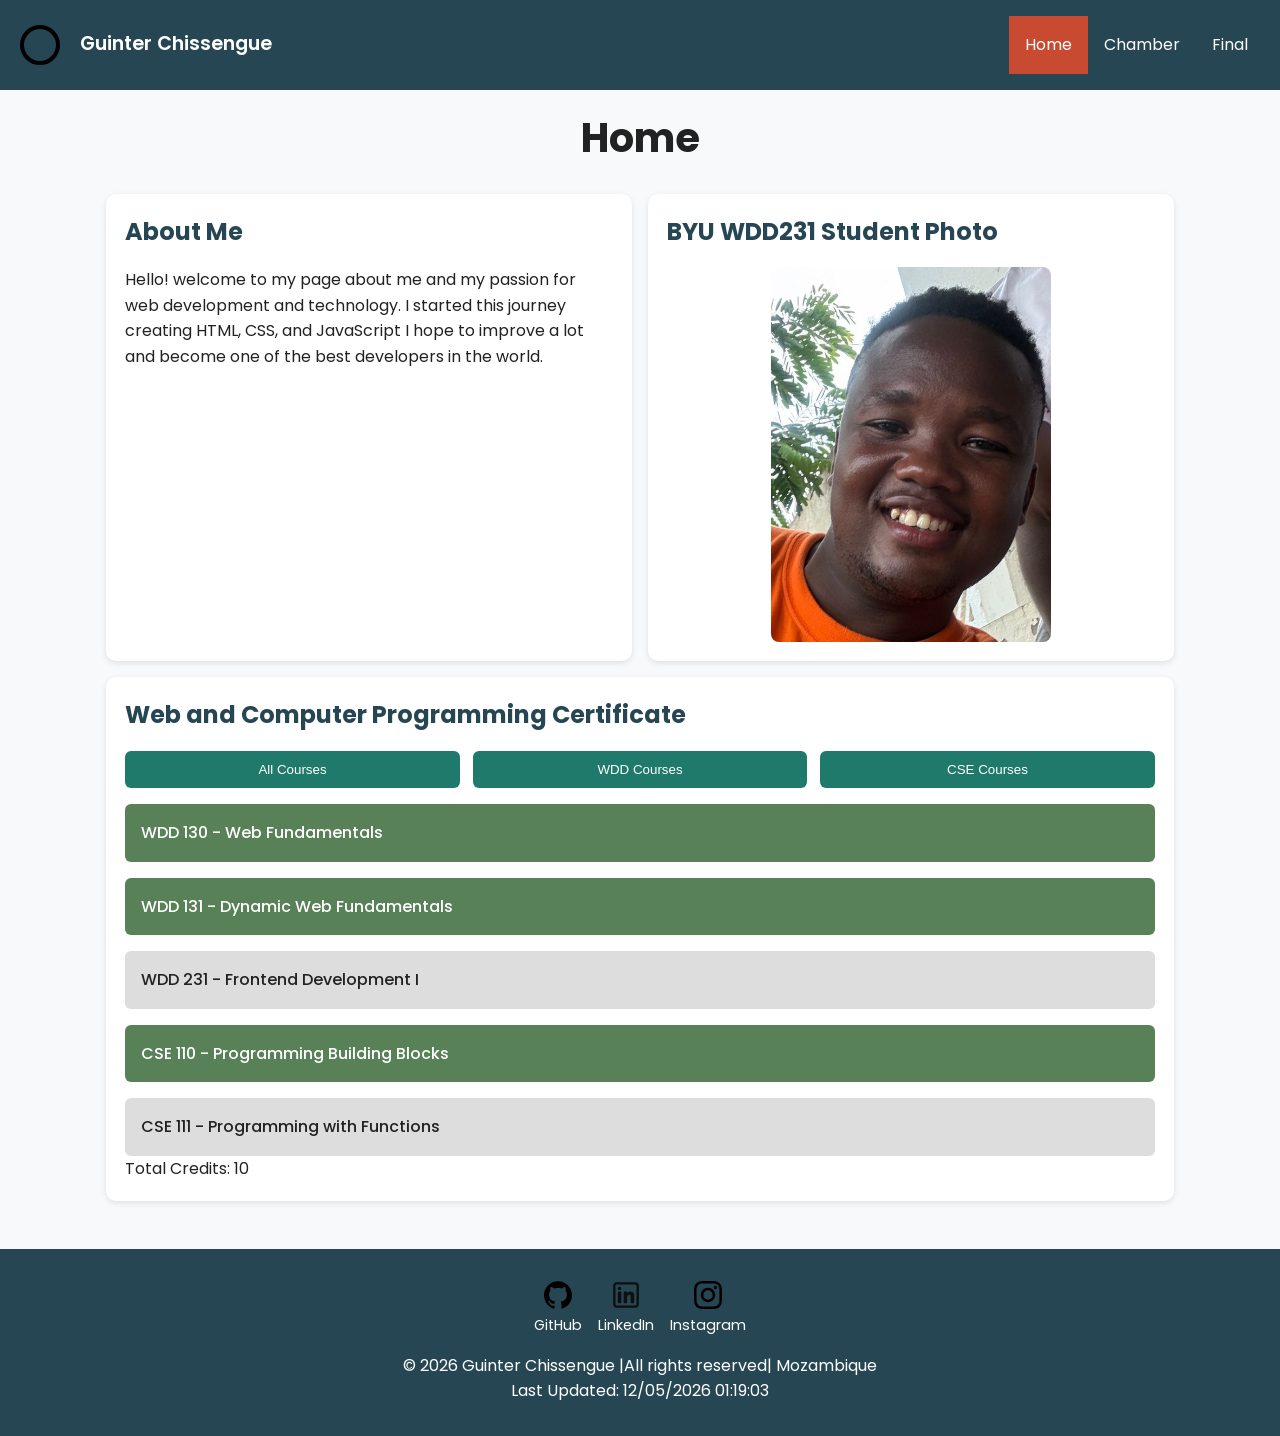
<file: index.html>
<!DOCTYPE html>
<html lang="en">

<head>
    <!-- Basic Page Setup -->
    <meta charset="UTF-8">
    <meta name="viewport" content="width=device-width, initial-scale=1.0">

    <title> WDD231 Homepage</title>

    <meta name="description" content="My first homepage for WDD231 Frontend Development I">
    <meta name="author" content="Guinter Chissengue">

    <!-- Google Font -->
    <link rel="preconnect" href="https://fonts.googleapis.com">
    <link rel="preconnect" href="https://fonts.gstatic.com" crossorigin>

    <link href="https://fonts.googleapis.com/css2?family=Poppins:wght@300;400;500;600&display=swap"
        rel="stylesheet">

    <!-- CSS Files -->
    <link rel="stylesheet" href="styles/normalize.css">
    <link rel="stylesheet" href="styles/small.css">
    <link rel="stylesheet" href="styles/larger.css">

    <!-- JavaScript -->
    <script src="scripts/navigation.js" defer></script>
    <script src="scripts/date.js" defer></script>
    <script src="scripts/course.js" defer></script>
</head>

<body>

    <!-- HEADER -->
    <header>

        <div class="site-info">

            <!-- SVG replace -->
            <img src="images/logo.svg" alt="Website Logo" width="48" height="48">

            <span>Guinter Chissengue</span>

        </div>

        <!-- Mobile Menu Button -->
        <button id="menuBtn" aria-label="Navigation Menu" aria-expanded="false">
            ☰
        </button>

        <!-- Navigation -->
        <nav id="mainNav" aria-label="Primary Navigation">

            <ul>

                <li>
                    <a href="index.html" class="current-page" aria-current="page">
                        Home
                    </a>
                </li>

                <li>
                    <a href="#">
                        Chamber
                    </a>
                </li>

                <li>
                    <a href="#">
                        Final
                    </a>
                </li>

            </ul>

        </nav>

    </header>

    <!-- MAIN -->
    <main>

        <h1>Home</h1>

        <div class="content-grid">

            <!-- About Section -->
            <section class="box">

                <h2>About Me</h2>

                <p>
                    Hello!  welcome to my page about me and my passion for web
                     development and technology.
                    I started this journey creating HTML, CSS, and JavaScript 
                    I hope to improve a lot and become one of the best developers in the world.
                </p>

            </section>

            <!-- Image Section -->
            <section class="box">

                <h2>BYU WDD231 Student Photo</h2>


                <img src="images/profile.jpg"
                    alt="Student Photo"
                    class="student-photo"
                    loading="lazy">

            </section>

            <!-- Courses Section -->
            <section class="box certificate-section">

                <h2>Web and Computer Programming Certificate</h2>

                <!-- Filter Buttons -->
                <div class="buttons-area">

                    <button id="showAll">
                        All Courses
                    </button>

                    <button id="showWdd">
                        WDD Courses
                    </button>

                    <button id="showCse">
                        CSE Courses
                    </button>

                </div>

                <!-- Dynamic Courses -->
                <div id="courseList"></div>

                <!-- Credits -->
                <p id="creditInfo"></p>

            </section>

        </div>

    </main>

    <!-- FOOTER -->
    <footer>

        <!-- Social Links -->
       <div class="footer-links">

    <a href="https://github.com/guinterchissengue" target="_blank" class="social-link">
        <img src="images/github.svg" alt="GitHub icon">
        <span>GitHub</span>
    </a>

    <a href="https://linkedin.com/guinterchissengue" target="_blank" class="social-link">
        <img src="images/linkedin.svg" alt="LinkedIn icon">
        <span>LinkedIn</span>
    </a>

    <a href="https://instagram.com/guinter65" target="_blank" class="social-link">
        <img src="images/instagram.svg" alt="Instagram icon">
        <span>Instagram</span>
    </a>

</div>

        <!-- Dynamic Year -->
        <p>
            © <span id="year"></span> Guinter Chissengue |All rights reserved| Mozambique
        </p>

        <!-- Last Modified -->
        <p id="modified"></p>

    </footer>

</body>

</html>
</file>
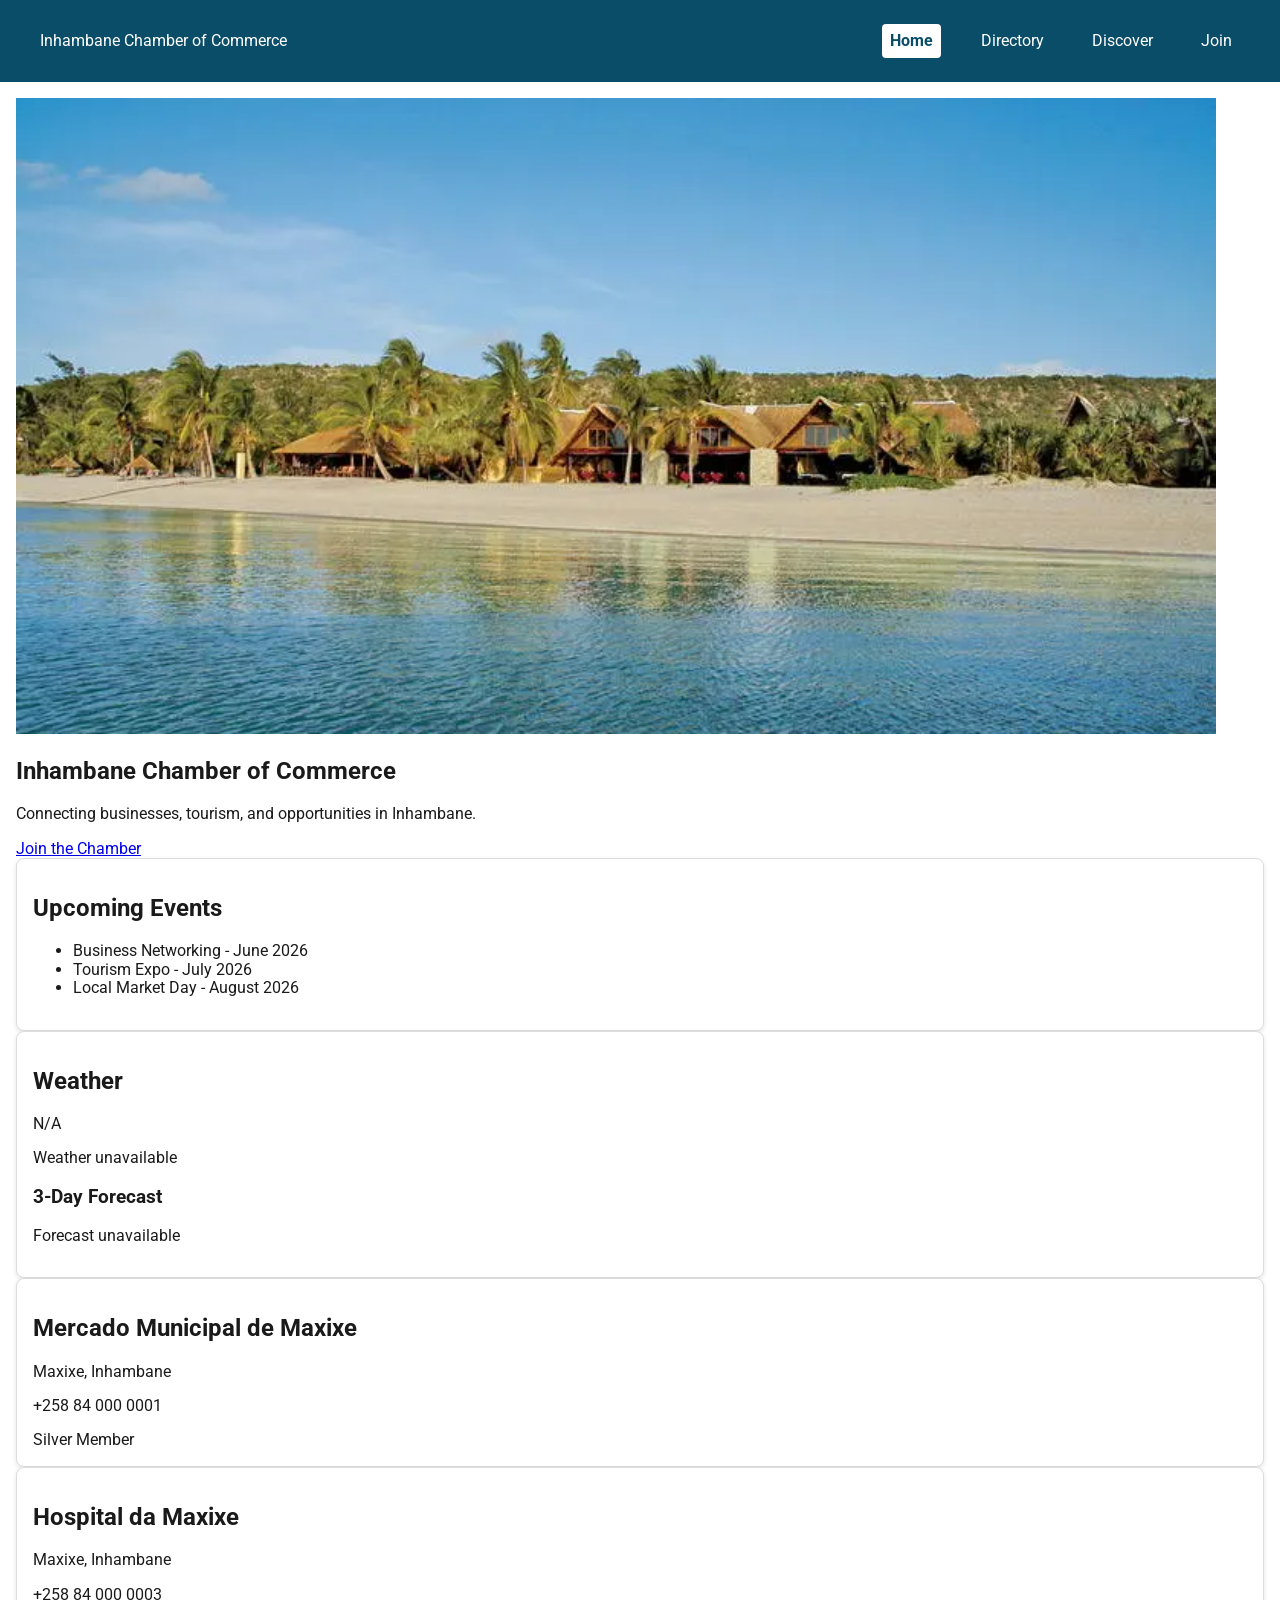
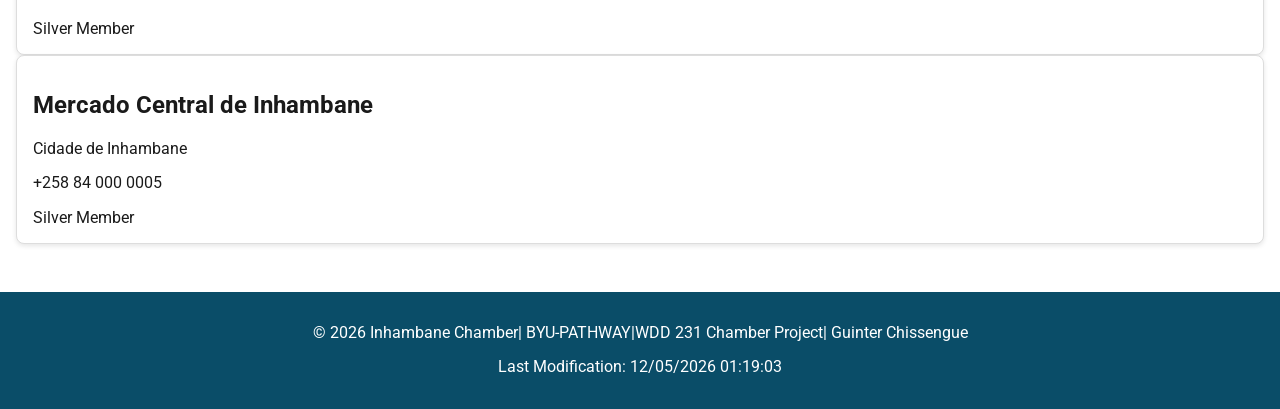
<file: chamber/index.html>
<!DOCTYPE html>
<html lang="en">
<head>
    <meta charset="UTF-8">

    <meta name="viewport" content="width=device-width, initial-scale=1.0">

    <title>Home | Inhambane Chamber of Commerce</title>

    <!-- SEO metadata -->
    <meta name="description" content="Welcome to Inhambane Chamber of Commerce - supporting local businesses and tourism in Mozambique.">
    <meta name="author" content="Guinter Chissengue">

    <!-- Open Graph metadata for social media sharing -->
    <meta property="og:title" content="Inhambane Chamber of Commerce – Business & Tourism Hub">
    <meta property="og:description" content="Discover business opportunities, connect with local companies, and explore tourism in Inhambane, Mozambique.">
    <meta property="og:image" content="https://guinterchissengue.github.io/wdd231/chamber/images/preview.webp">
    <meta property="og:url" content="https://guinterchissengue.github.io/wdd231/chamber/">

    <!--  Favicon -->
    <link rel="icon" href="images/favicon.ico" type="image/x-icon">

    <!-- Google Fonts -->
    <link rel="preconnect" href="https://fonts.googleapis.com">
    <link rel="preconnect" href="https://fonts.gstatic.com" crossorigin>
    <link href="https://fonts.googleapis.com/css2?family=Roboto:wght@300;400;700&display=swap" rel="stylesheet">

    <!-- Stylesheets -->
    <link rel="stylesheet" href="styles/normalize.css">
    <link rel="stylesheet" href="styles/small.css">
    <link rel="stylesheet" href="styles/large.css">

    <!-- Home page JavaScript -->
    <script defer src="scripts/home.js"></script>
</head>

<body>

    <!-- Site header  -->
    <header>
        <div class="header-content">

            <!-- Chamber name -->
            <p class="site-name">Inhambane Chamber of Commerce</p>

            <button id="menuBtn" aria-label="Toggle Menu">☰</button>

            <nav id="navMenu">
                <a href="index.html" class="active">Home</a>
                <a href="directory.html">Directory</a>
                <a href="discover.html">Discover</a>
                <a href="join.html">Join</a>
            </nav>

        </div>
    </header>

    <main>

        <!-- Hero section -->
        <section class="hero">

            <img
                src="images/hero.webp"
                alt="Inhambane city view"
                loading="eager"
                width="1200"
                height="500"
            >

            <div class="hero-text">
                <h1>Inhambane Chamber of Commerce</h1>

                <p>
                    Connecting businesses, tourism, and opportunities in Inhambane.
                </p>

                <!-- Call-to-action button -->
                <a class="cta-button" href="join.html">
                    Join the Chamber
                </a>

            </div>

        </section>

        <!-- Main content grid -->
        <section class="home-grid">

            <!-- Upcoming events section -->
            <div class="card">

                <h2>Upcoming Events</h2>

                <ul>
                    <li>Business Networking - June 2026</li>
                    <li>Tourism Expo - July 2026</li>
                    <li>Local Market Day - August 2026</li>
                </ul>

            </div>

            <!-- Weather information section -->
            <div class="card">

                <h2>Weather</h2>

                <!-- Current temperature -->
                <p id="temp">Loading...</p>
                <!-- Current weather description -->
                <p id="desc"></p>
                <h3>3-Day Forecast</h3>

                <div id="forecast"></div>

            </div>
            <div
                class="spotlights"
                id="spotlights"
            ></div>

        </section>

    </main>

    <!-- Footer -->
    <footer>

        <p>
            &copy;
            <span id="year"></span>
            Inhambane Chamber| BYU-PATHWAY|WDD 231 Chamber Project| Guinter Chissengue
        </p>
        <p>
            Last Modification:
            <span id="lastModified"></span>
        </p>

    </footer>

</body>
</html>
</file>
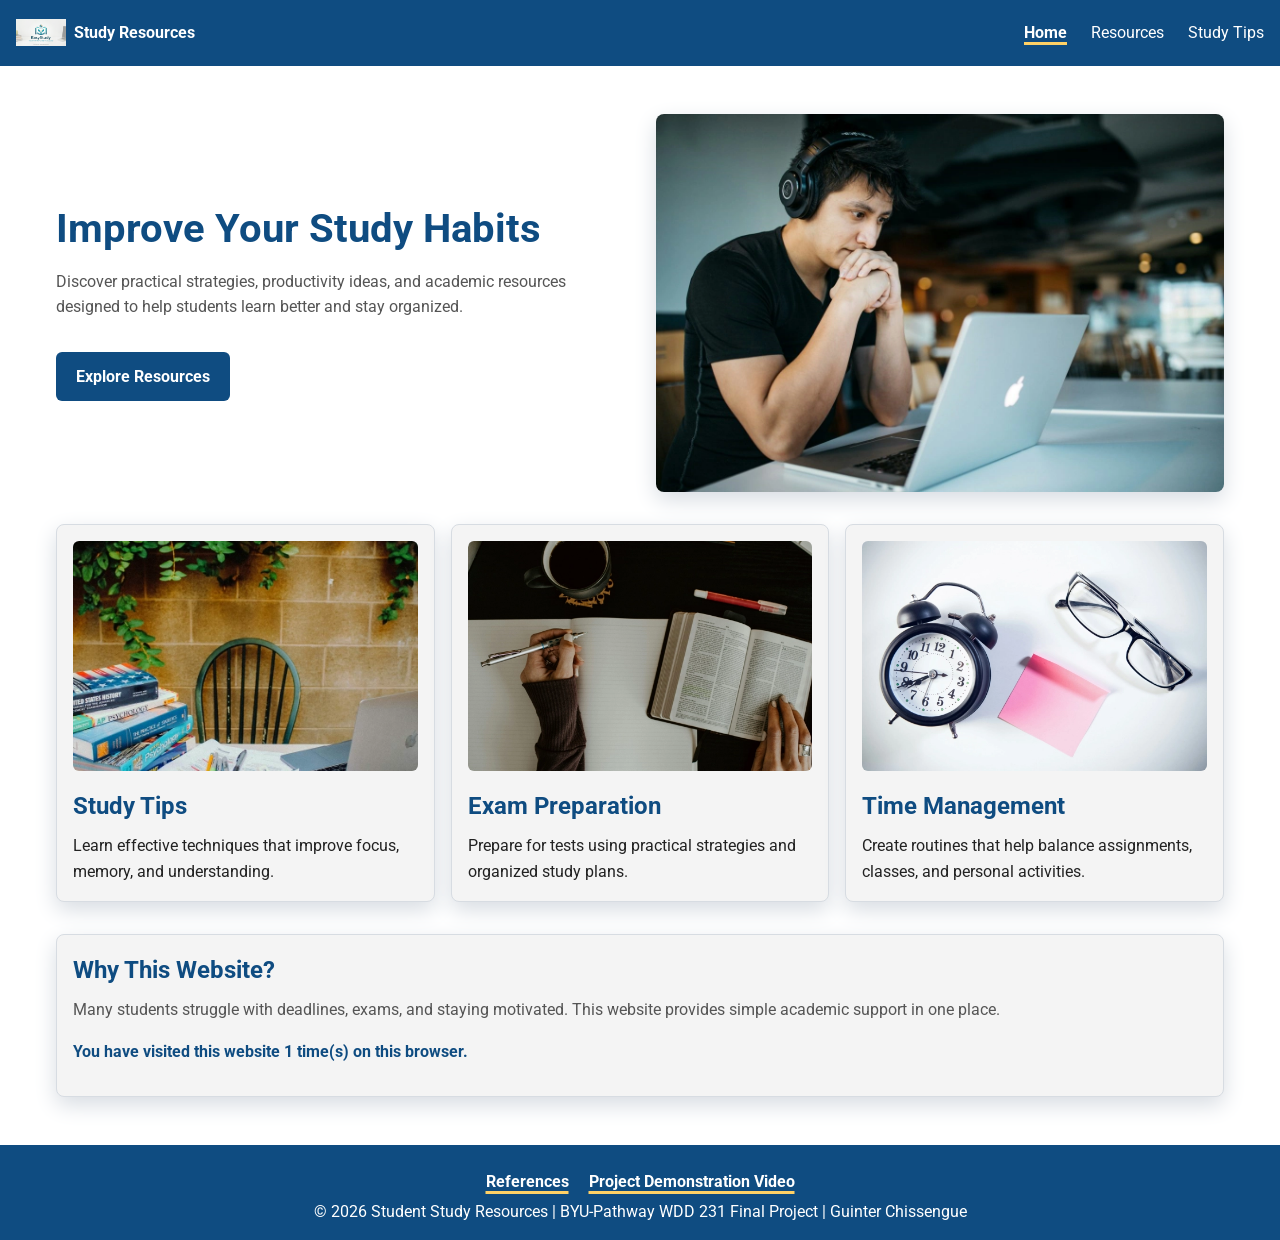
<file: project/index.html>
<!DOCTYPE html>
<html lang="en">
<head>
  <meta charset="UTF-8">
  <meta name="viewport" content="width=device-width, initial-scale=1.0">
<!-- Page metadata for SEO and social media sharing (title, description, Open Graph). -->
   <title>Student Study Resources | Home</title>
  <meta name="description" content="Student Study Resources helps students improve study habits with practical tips, resources, and organization strategies.">
  <meta name="author" content="Guinter Chissengue">

  <link rel="icon" href="images/favicon.ico">

  <meta property="og:title" content="Student Study Resources for Better Learning">
  <meta property="og:description" content="Improve your study habits with practical academic resources, study tips, and time management strategies.">
  <meta property="og:type" content="website">
  <meta property="og:image" content="https://guinterchissengue.github.io/wdd231/project/images/study.webp">
  <meta property="og:url" content="https://guinterchissengue.github.io/wdd231/project/index.html">

  <link rel="preconnect" href="https://fonts.googleapis.com">
  <link rel="preconnect" href="https://fonts.gstatic.com" crossorigin>
  <link href="https://fonts.googleapis.com/css2?family=Roboto:wght@400;700&display=swap" rel="stylesheet">

  <link rel="stylesheet" href="styles/style.css">
  <link rel="stylesheet" href="styles/style-large.css">

  <script type="module" src="scripts/main.js"></script>
</head>

<body>
<!-- Header with logo, mobile menu button, and navigation; .active link shows current page. -->  
 <header>
    <div class="logo">
      <img src="images/logo.webp" alt="Student Study Resources logo" width="50" height="50">
      <span>Study Resources</span>
    </div>

    <button id="menuButton" type="button" aria-label="Open navigation menu" aria-expanded="false">&#9776;</button>

    <nav id="mainNav">
      <a class="active" href="index.html">Home</a>
      <a href="resources.html">Resources</a>
      <a href="study-tips.html">Study Tips</a>
    </nav>
  </header>

  <main>
    <!-- Home page: hero call-to-action, three topic cards, and a visit counter stored in localStorage. -->
    <section class="hero">
      <div>
        <h1>Improve Your Study Habits</h1>
        <p>
          Discover practical strategies, productivity ideas, and academic resources designed
          to help students learn better and stay organized.
        </p>
        <a class="button" href="resources.html">Explore Resources</a>
      </div>

      <img src="images/study.webp" alt="Student studying with books and a laptop" width="1200" height="800">
    </section>

    <section class="cards" aria-label="Main study support topics">
      <article>
        <img src="images/study-tips.webp" alt="Student writing study notes" width="600" height="400" loading="lazy">
        <h2>Study Tips</h2>
        <p>Learn effective techniques that improve focus, memory, and understanding.</p>
      </article>

      <article>
        <img src="images/exam-prep.webp" alt="Student preparing for an exam with books and notes" width="600" height="400" loading="lazy">
        <h2>Exam Preparation</h2>
        <p>Prepare for tests using practical strategies and organized study plans.</p>
      </article>

      <article>
        <img src="images/time-management.webp" alt="Study planner and calendar used for time management" width="600" height="400" loading="lazy">
        <h2>Time Management</h2>
        <p>Create routines that help balance assignments, classes, and personal activities.</p>
      </article>
    </section>

    <section class="about">
      <h2>Why This Website?</h2>
      <p>
        Many students struggle with deadlines, exams, and staying motivated. This website
        provides simple academic support in one place.
      </p>
      <p id="visitMessage"></p>
    </section>
  </main>

  <!-- Consistent footer across all pages: References link, project video, and copyright. -->
  <footer>
    <div class="footer-links">
      <a href="references.html">References</a>
      <a href="https://www.loom.com/share/92b799890cb9436caf9cfda4ceadea06" target="_blank" rel="noopener">Project Demonstration Video</a>
    </div>
    <p>&copy; 2026 Student Study Resources | BYU-Pathway WDD 231 Final Project | Guinter Chissengue</p>
  </footer>
</body>
</html>
</file>
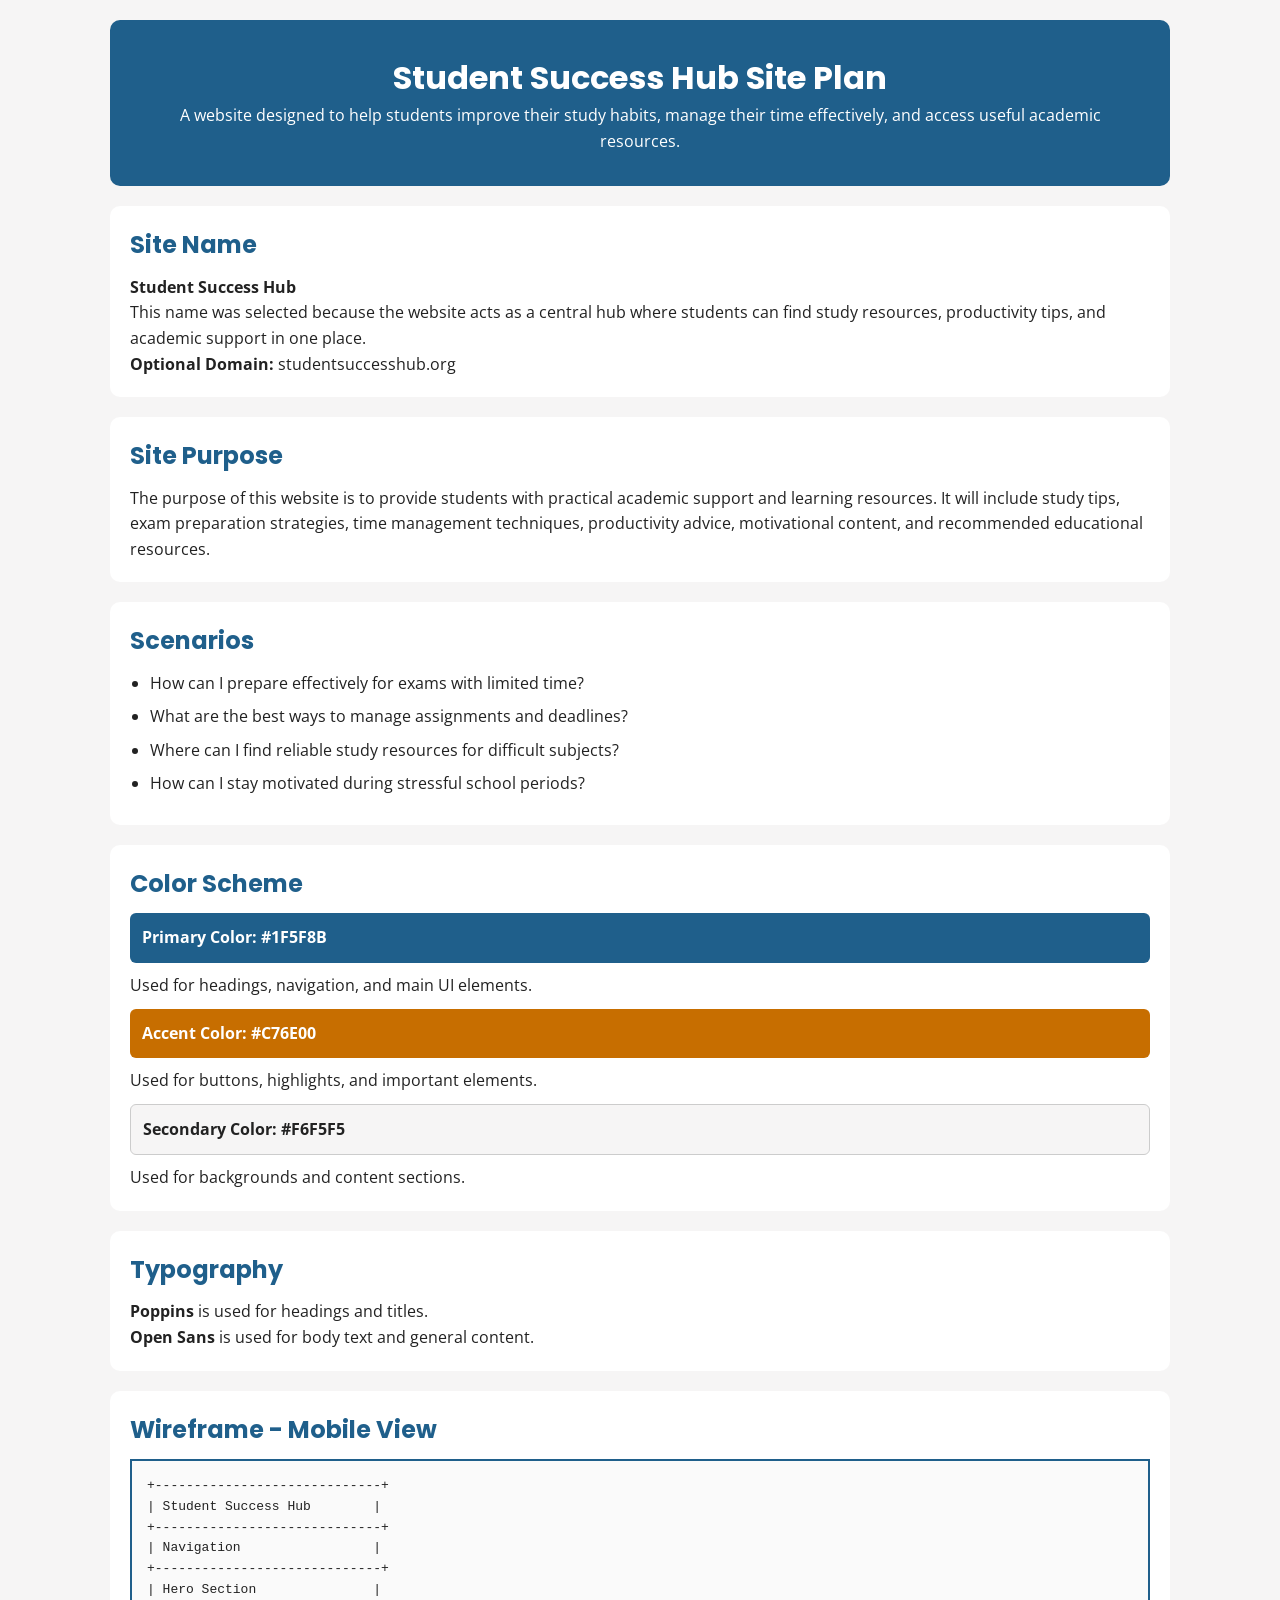
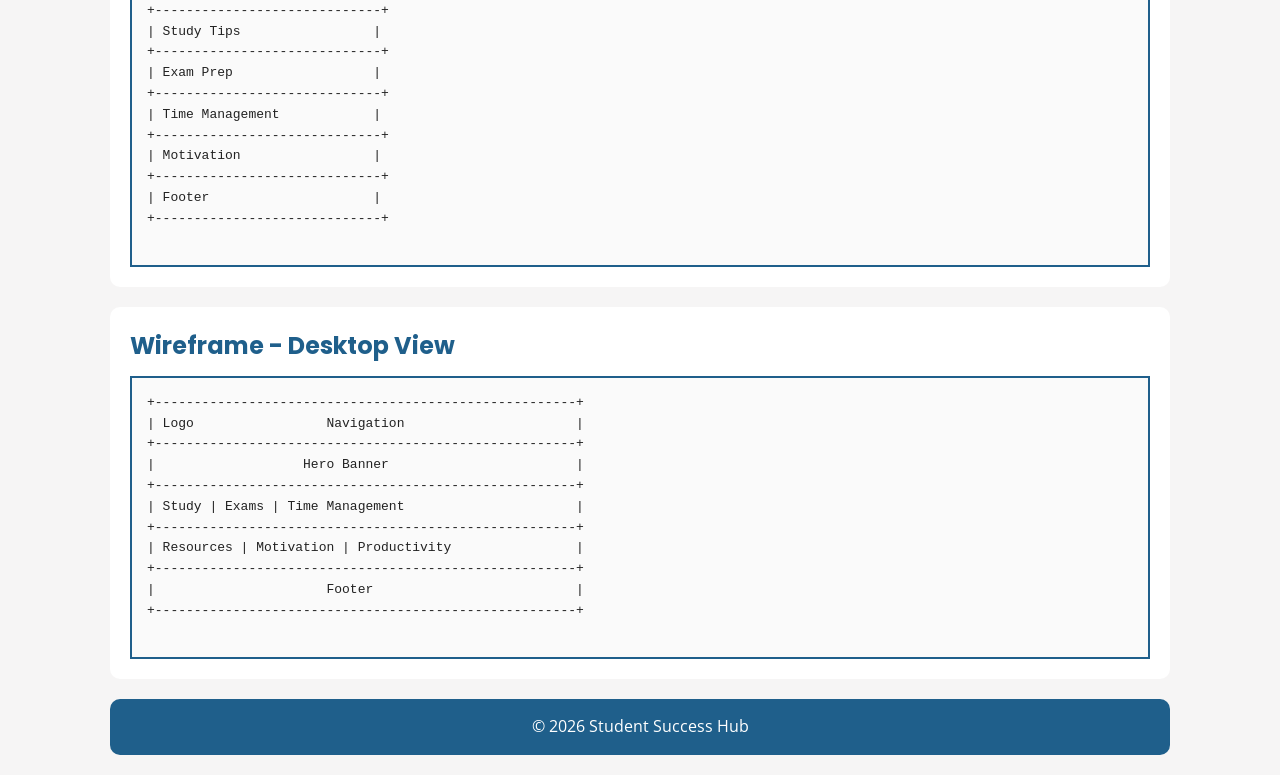
<file: site-plan.html>
<!DOCTYPE html>
<html lang="en">

<head>
    <!-- Basic page setup -->
    <meta charset="UTF-8">
    <meta name="viewport" content="width=device-width, initial-scale=1.0">

    <!-- SEO + accessibility -->
    <meta name="description" content="Site plan for the Student Success Hub project website.">
    <meta name="author" content="Guinter Chissengue">

    <title>Student Success Hub - Site Plan</title>

    <!-- CSS file -->
    <link rel="stylesheet" href="styles/site-plan.css">

    <!-- Google Fonts -->
    <link rel="preconnect" href="https://fonts.googleapis.com">
    <link rel="preconnect" href="https://fonts.gstatic.com" crossorigin>

    <link href="https://fonts.googleapis.com/css2?family=Poppins:wght@400;600;700&family=Open+Sans:wght@400;600&display=swap" rel="stylesheet">
</head>

<body>

    <!-- HEADER -->
    <header>
        <h1>Student Success Hub Site Plan</h1>

        <p>
            A website designed to help students improve their study habits,
            manage their time effectively, and access useful academic resources.
        </p>
    </header>

    <!-- MAIN CONTENT -->
    <main>

        <!-- SITE NAME -->
        <section>
            <h2>Site Name</h2>

            <p><strong>Student Success Hub</strong></p>

            <p>
                This name was selected because the website acts as a central hub
                where students can find study resources, productivity tips, and
                academic support in one place.
            </p>

            <p><strong>Optional Domain:</strong> studentsuccesshub.org</p>
        </section>

        <!-- PURPOSE -->
        <section>
            <h2>Site Purpose</h2>

            <p>
                The purpose of this website is to provide students with practical
                academic support and learning resources. It will include study tips,
                exam preparation strategies, time management techniques, productivity
                advice, motivational content, and recommended educational resources.
            </p>
        </section>

        <!-- SCENARIOS -->
        <section>
            <h2>Scenarios</h2>

            <ul>
                <li>How can I prepare effectively for exams with limited time?</li>
                <li>What are the best ways to manage assignments and deadlines?</li>
                <li>Where can I find reliable study resources for difficult subjects?</li>
                <li>How can I stay motivated during stressful school periods?</li>
            </ul>
        </section>

        <!-- COLOR SCHEME -->
        <section>
            <h2>Color Scheme</h2>

            <div class="color-box blue">
                Primary Color: #1F5F8B
            </div>

            <p>
                Used for headings, navigation, and main UI elements.
            </p>

            <div class="color-box orange">
                Accent Color: #C76E00
            </div>

            <p>
                Used for buttons, highlights, and important elements.
            </p>

            <div class="color-box light">
                Secondary Color: #F6F5F5
            </div>

            <p>
                Used for backgrounds and content sections.
            </p>
        </section>

        <!-- TYPOGRAPHY -->
        <section>
            <h2>Typography</h2>

            <p>
                <strong>Poppins</strong> is used for headings and titles.
            </p>

            <p>
                <strong>Open Sans</strong> is used for body text and general content.
            </p>
        </section>

        <!-- WIREFRAMES -->
        <section>
            <h2>Wireframe - Mobile View</h2>

            <pre class="wireframe">
+-----------------------------+
| Student Success Hub        |
+-----------------------------+
| Navigation                 |
+-----------------------------+
| Hero Section               |
+-----------------------------+
| Study Tips                 |
+-----------------------------+
| Exam Prep                  |
+-----------------------------+
| Time Management            |
+-----------------------------+
| Motivation                 |
+-----------------------------+
| Footer                     |
+-----------------------------+
            </pre>
        </section>

        <section>
            <h2>Wireframe - Desktop View</h2>

            <pre class="wireframe">
+------------------------------------------------------+
| Logo                 Navigation                      |
+------------------------------------------------------+
|                   Hero Banner                        |
+------------------------------------------------------+
| Study | Exams | Time Management                      |
+------------------------------------------------------+
| Resources | Motivation | Productivity                |
+------------------------------------------------------+
|                      Footer                          |
+------------------------------------------------------+
            </pre>
        </section>

    </main>

    <!-- FOOTER -->
    <footer>
        <p>&copy; 2026 Student Success Hub</p>
    </footer>

</body>

</html>
</file>
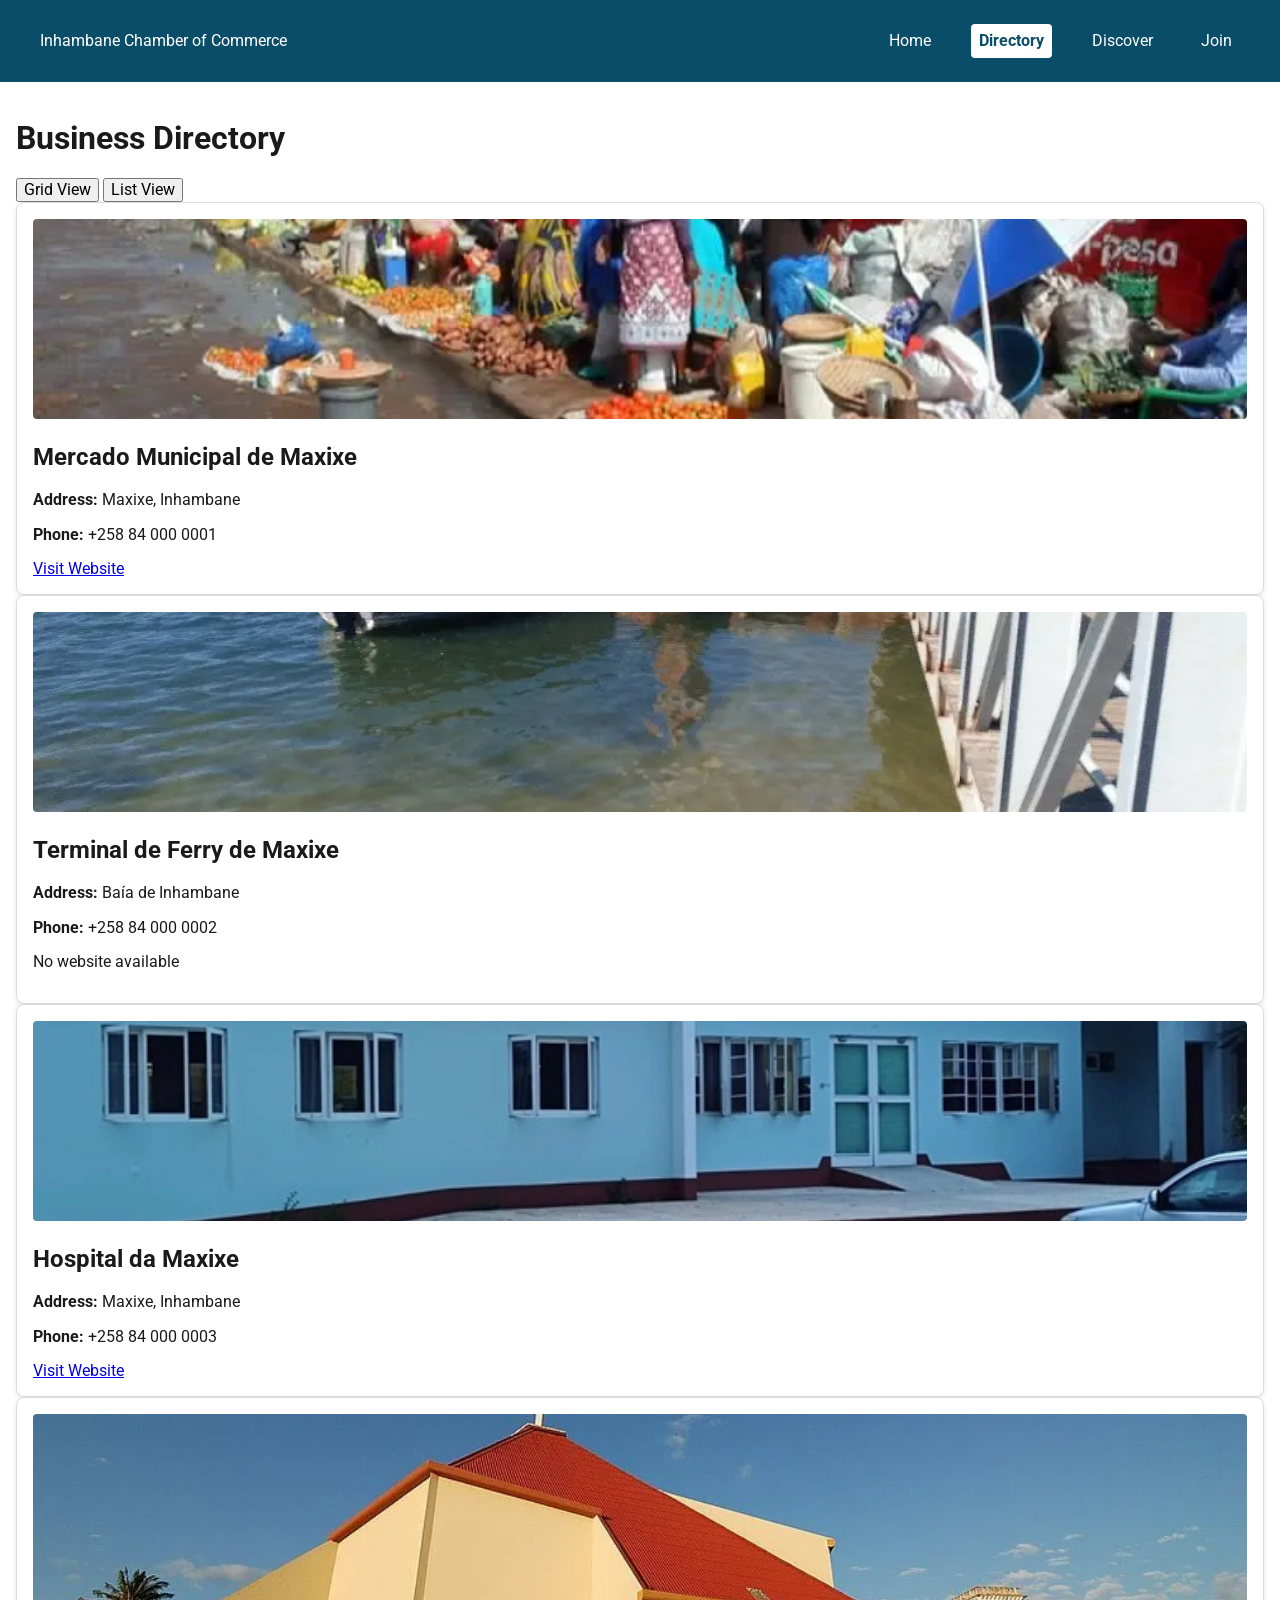
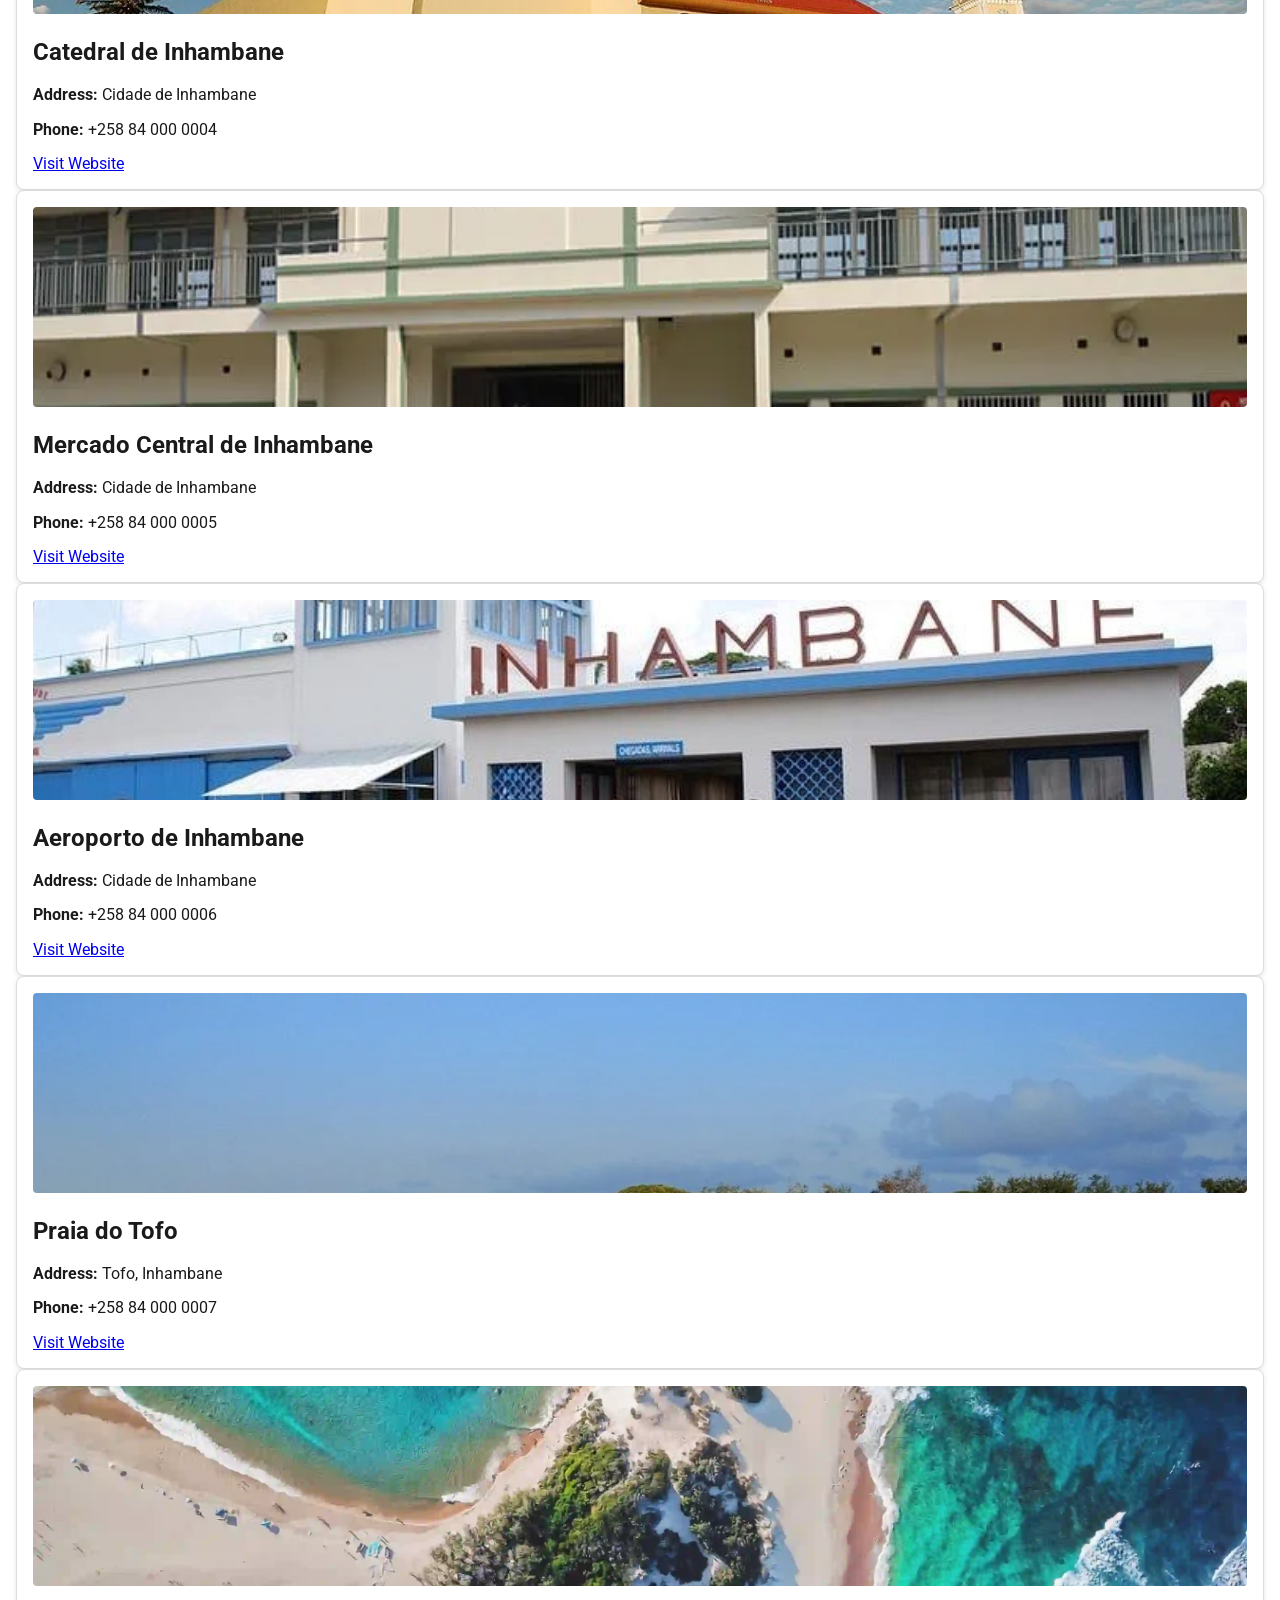
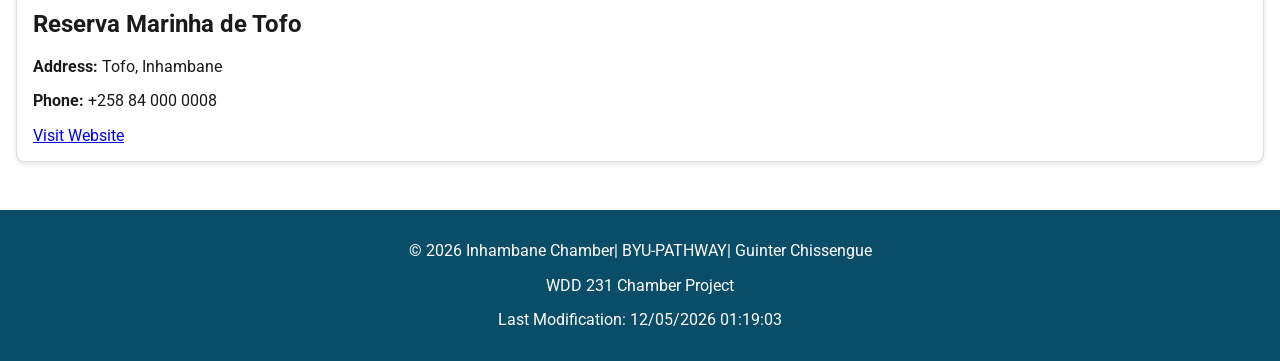
<file: chamber/directory.html>
<!DOCTYPE html>
<html lang="en">
<head>
    <meta charset="UTF-8">
    <meta name="viewport" content="width=device-width, initial-scale=1.0">

    <title>Directory | Inhambane Chamber of Commerce</title>

    <!-- SEO metadata -->
    <meta name="description" content="Explore businesses, tourism services, and organizations in the Inhambane Chamber of Commerce directory.">
    <meta name="author" content="Guinter Chissengue">
    <meta name="theme-color" content="#0a4d68">

    <!-- Open Graph metadata -->
    <meta property="og:title" content="Inhambane Chamber Directory">
    <meta property="og:description" content="Find local businesses and organizations in the Inhambane Chamber of Commerce directory.">
    <meta property="og:image" content="https://guinterchissengue.github.io/wdd231/chamber/images/preview.webp">
    <meta property="og:url" content="https://guinterchissengue.github.io/wdd231/chamber/directory.html">

    <!-- Website favicon -->
    <link rel="icon" href="images/favicon.ico">

    <!-- Google Fonts -->
    <link rel="preconnect" href="https://fonts.googleapis.com">
    <link rel="preconnect" href="https://fonts.gstatic.com" crossorigin>

    <link
        href="https://fonts.googleapis.com/css2?family=Roboto:wght@400;500;700&display=swap"
        rel="stylesheet"
    >

    <!-- Stylesheets -->
    <link rel="stylesheet" href="styles/normalize.css">
    <link rel="stylesheet" href="styles/small.css">
    <link rel="stylesheet" href="styles/large.css">

    <!-- Directory page JavaScript -->
    <script defer src="scripts/directory.js"></script>

</head>

<body>
    <header>

        <div class="header-content">
            <p class="site-name">
                Inhambane Chamber of Commerce
            </p>

            <!-- Mobile menu button -->
            <button
                id="menuBtn"
                aria-label="Toggle Menu"
            >
                ☰
            </button>

            <!-- Main navigation menu -->
            <nav
                id="navMenu"
                aria-label="Main Navigation"
            >
                <a href="index.html">Home</a>

                <a
                    href="directory.html"
                    class="active"
                >
                    Directory
                </a>

                <a href="discover.html">Discover</a>

                <a href="join.html">Join</a>

            </nav>

        </div>

    </header>

    <main>

        <!-- Page heading -->
        <h1>
            Business Directory
        </h1>

        <!-- Layout view controls -->
        <div class="view-buttons">

            <!-- Grid view button -->
            <button id="gridBtn">
                Grid View
            </button>

            <!-- List view button -->
            <button id="listBtn">
                List View
            </button>

        </div>
        <section
            id="members-container"
            aria-label="Business Members Directory"
        ></section>

    </main>

    <!-- Footer section -->
    <footer>
        <p>
            &copy;
            <span id="year"></span>
            Inhambane Chamber| BYU-PATHWAY| Guinter Chissengue
        </p>
        <p>
            WDD 231 Chamber Project
        </p>
        <p>
            Last Modification:
            <span id="lastModified"></span>
        </p>

    </footer>

</body>
</html>
</file>
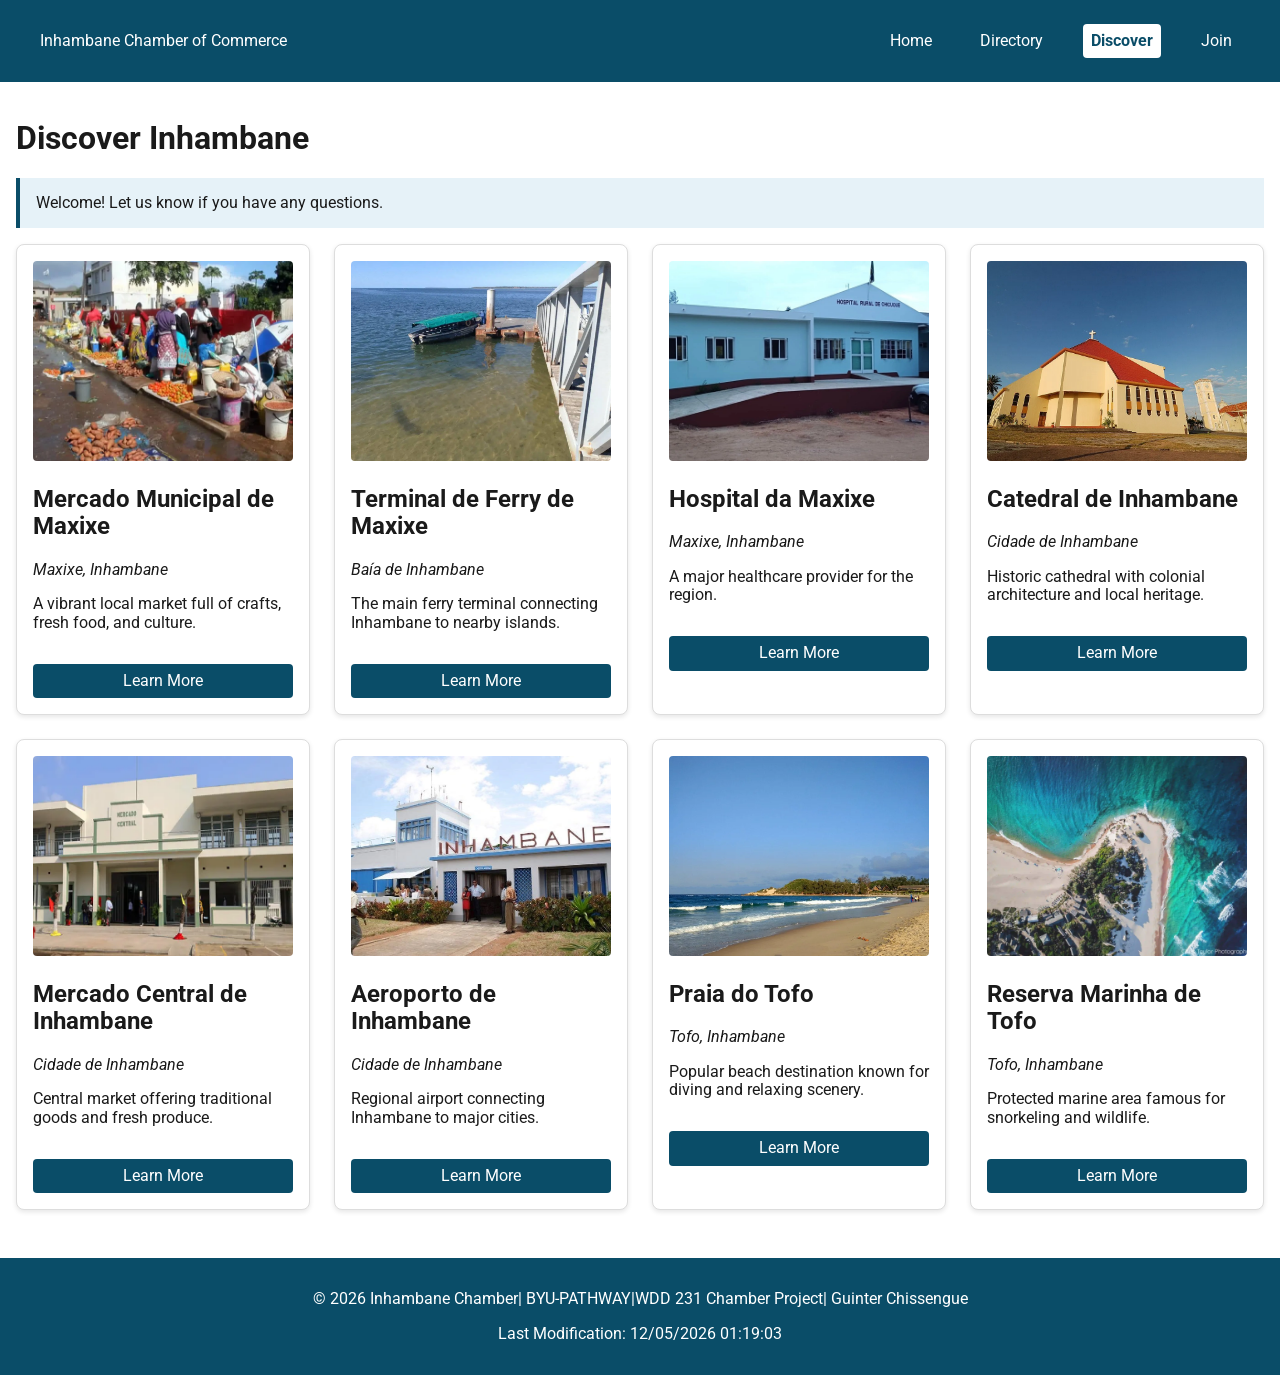
<file: chamber/discover.html>
<!DOCTYPE html>
<html lang="en">
<head>
    <meta charset="UTF-8">
    <meta name="viewport" content="width=device-width, initial-scale=1.0">

    <title>Discover | Inhambane Chamber</title>

    <!-- SEO metadata -->
    <meta name="description" content="Discover attractions and points of interest in Inhambane.">
    <meta name="author" content="Guinter Chissengue">

    <!-- Open Graph metadata for social media sharing -->
    <meta property="og:title" content="Discover Inhambane">
    <meta property="og:description" content="Explore the best attractions, culture, and natural beauty of Inhambane, including beaches, markets, and historic landmarks.">
    <meta property="og:image" content="https://guinterchissengue.github.io/wdd231/chamber/images/preview.webp">
    <meta property="og:url" content="https://guinterchissengue.github.io/wdd231/chamber/discover.html">

    <!--  Favicon -->
    <link rel="icon" href="images/favicon.ico" type="image/x-icon">

    <!-- Google Fonts -->
    <link rel="preconnect" href="https://fonts.googleapis.com">
    <link rel="preconnect" href="https://fonts.gstatic.com" crossorigin>

    <link
        href="https://fonts.googleapis.com/css2?family=Roboto:wght@400;500;700&display=swap"
        rel="stylesheet"
    >

    <!-- Stylesheets -->
    <link rel="stylesheet" href="styles/normalize.css">
    <link rel="stylesheet" href="styles/small.css">
    <link rel="stylesheet" href="styles/large.css">

    <!-- Discover page JavaScript -->
    <script defer src="scripts/discover.js"></script>

</head>

<body>

    <!-- Site header -->
    <header>

        <div class="header-content">
            <p class="site-name">
                Inhambane Chamber of Commerce
            </p>

            <!-- Mobile navigation-->
            <button
                id="menuBtn"
                aria-label="Toggle Menu"
                aria-expanded="false"
                aria-controls="navMenu"
            >
                ☰
            </button>

            <!-- Main navigation menu -->
            <nav id="navMenu" aria-label="Main Navigation">

                <a href="index.html">
                    Home
                </a>

                <a href="directory.html">
                    Directory
                </a>

                <a
                    href="discover.html"
                    class="active"
                    aria-current="page"
                >
                    Discover
                </a>

                <a href="join.html">
                    Join
                </a>

            </nav>

        </div>

    </header>

    <main>

        <!-- Main page heading -->
        <h1>
            Discover Inhambane
        </h1>
        <div
            id="visitor-message"
            class="visitor-message"
        ></div>
        <section id="attractions-container"></section>

    </main>

    <!-- Footer section -->
    <footer>
        <p>
            &copy;
            <span id="year"></span>
            Inhambane Chamber| BYU-PATHWAY|WDD 231 Chamber Project| Guinter Chissengue
        </p>
        <p>
            Last Modification:
            <span id="lastModified"></span>
        </p>

    </footer>

</body>
</html>
</file>
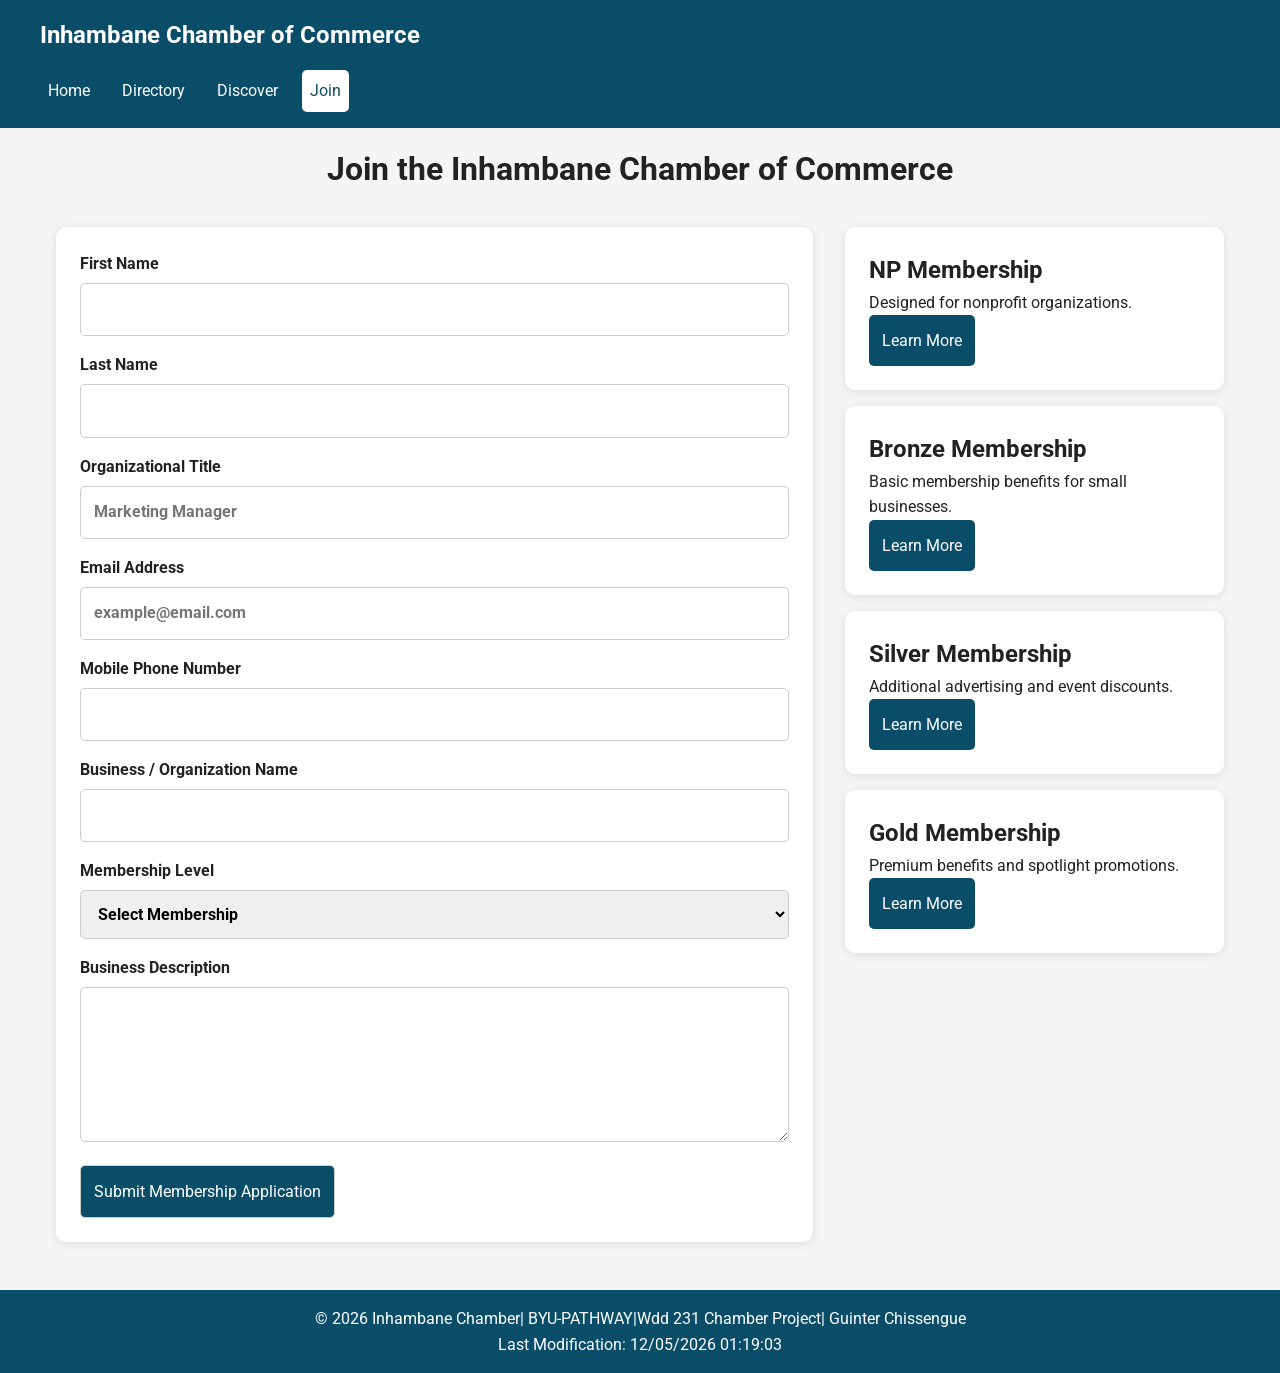
<file: chamber/join.html>
<!DOCTYPE html>
<html lang="en-US">

<head>
    <meta charset="UTF-8">
    <meta
        name="viewport"
        content="width=device-width, initial-scale=1.0"
    >

    <!-- SEO metadata -->
    <meta
        name="description"
        content="Join the Inhambane Chamber of Commerce and become a member.">
    <meta
        name="author"
        content="Guinter Chissengue"
    >
    <!-- Open Graph metadata -->
    <meta
        property="og:title"
        content="Join | Inhambane Chamber of Commerce"
    >

    <meta
        property="og:description"
        content="Apply for membership at the Inhambane Chamber of Commerce."
    >

    <meta
        property="og:image"
        content="https://guinterchissengue.github.io/wdd231/chamber/images/chamber-social.webp"
    >

    <meta
        property="og:url"
        content="https://guinterchissengue.github.io/wdd231/chamber/join.html"
    >

    <meta
        property="og:type"
        content="website"
    >

    <title>Join | Inhambane Chamber of Commerce</title>

    <!--  Favicon -->
    <link
        rel="icon"
        href="favicon.ico"
    >

    <!-- Google Fonts -->
    <link
        rel="preconnect"
        href="https://fonts.googleapis.com"
    >

    <link
        rel="preconnect"
        href="https://fonts.gstatic.com"
        crossorigin
    >

    <link
        href="https://fonts.googleapis.com/css2?family=Roboto:wght@400;500;700&display=swap"
        rel="stylesheet"
    >
    <link
        rel="stylesheet"
        href="styles/normalize.css"
    >

    <link
        rel="stylesheet"
        href="styles/join.css"
    >
    <script
        src="scripts/join.js"
        defer
    ></script>

</head>

<body>

    <!-- Site header -->
    <header>

        <div class="header-content">

            <!-- Chamber name -->
            <p class="site-name">
                Inhambane Chamber of Commerce
            </p>

            <!-- Mobile navigation button -->
            <button
                id="menuBtn"
                aria-label="Open navigation menu"
            >
                ☰
            </button>

            <!-- Main navigation -->
            <nav id="navMenu">

                <a href="index.html">
                    Home
                </a>

                <a href="directory.html">
                    Directory
                </a>

                <a href="discover.html">
                    Discover
                </a>

                <a
                    href="join.html"
                    class="active"
                >
                    Join
                </a>

            </nav>

        </div>

    </header>

    <main>

        <!-- Main page heading -->
        <h1>
            Join the Inhambane Chamber of Commerce
        </h1>

        <!-- Layout containing application form and membership cards -->
        <section class="join-layout">

            <!-- Membership application form -->
            <form
                method="get"
                action="thankyou.html"
                class="membership-form"
            >

                <!-- Applicant first name -->
                <label>
                    First Name

                    <input
                        type="text"
                        name="firstname"
                        title="Enter your first name"
                        autocomplete="given-name"
                        required
                    >
                </label>

                <!-- Applicant last name -->
                <label>
                    Last Name

                    <input
                        type="text"
                        name="lastname"
                        title="Enter your last name"
                        autocomplete="family-name"
                        required
                    >
                </label>

                <!-- Applicant organizational title -->
                <label>
                    Organizational Title

                    <input
                        type="text"
                        name="organizationtitle"
                        title="Enter your organizational title"
                        autocomplete="organization-title"
                        pattern="[A-Za-z\s\-]{7,}"
                        placeholder="Marketing Manager"
                    >
                </label>

                <!-- Applicant email -->
                <label>
                    Email Address

                    <input
                        type="email"
                        name="email"
                        title="Enter your email address"
                        autocomplete="email"
                        placeholder="example@email.com"
                        required
                    >
                </label>

                <!-- Applicant phone number -->
                <label>
                    Mobile Phone Number

                    <input
                        type="tel"
                        name="phone"
                        title="Enter your mobile phone number"
                        autocomplete="tel"
                        required
                    >
                </label>

                <!-- Business or organization name -->
                <label>
                    Business / Organization Name

                    <input
                        type="text"
                        name="organization"
                        title="Enter your business or organization name"
                        autocomplete="organization"
                        required
                    >
                </label>
                <label>
                    Membership Level

                    <select
                        name="membership"
                        title="Select a membership level"
                        required
                    >

                        <!-- Default option -->
                        <option value="">
                            Select Membership
                        </option>

                        <!-- Membership options -->
                        <option value="np">
                            NP Membership
                        </option>

                        <option value="bronze">
                            Bronze Membership
                        </option>

                        <option value="silver">
                            Silver Membership
                        </option>

                        <option value="gold">
                            Gold Membership
                        </option>

                    </select>

                </label>

                <!-- Business description -->
                <label>
                    Business Description

                    <textarea
                        name="description"
                        title="Describe your business"
                        rows="5"
                    ></textarea>

                </label>

                <!-- Hidden field used to store submission timestamp -->
                <input
                    type="hidden"
                    name="timestamp"
                    id="timestamp"
                >

                <!-- Form submission button -->
                <input
                    type="submit"
                    value="Submit Membership Application"
                    class="submit-btn"
                >

            </form>

            <!-- Membership information cards -->
            <section class="membership-cards">

                <!-- NP Membership card -->
                <div class="membership-card animate-card">

                    <h2>
                        NP Membership
                    </h2>

                    <p>
                        Designed for nonprofit organizations.
                    </p>

                    <!-- Opens NP membership modal -->
                    <button
                        type="button"
                        data-modal="npModal"
                    >
                        Learn More
                    </button>

                </div>

                <!-- Bronze Membership card -->
                <div class="membership-card animate-card">

                    <h2>
                        Bronze Membership
                    </h2>

                    <p>
                        Basic membership benefits for small businesses.
                    </p>

                    <!-- Opens Bronze membership modal -->
                    <button
                        type="button"
                        data-modal="bronzeModal"
                    >
                        Learn More
                    </button>

                </div>

                <!-- Silver Membership card -->
                <div class="membership-card animate-card">

                    <h2>
                        Silver Membership
                    </h2>

                    <p>
                        Additional advertising and event discounts.
                    </p>

                    <!-- Opens Silver membership modal -->
                    <button
                        type="button"
                        data-modal="silverModal"
                    >
                        Learn More
                    </button>

                </div>

                <!-- Gold Membership card -->
                <div class="membership-card animate-card">

                    <h2>
                        Gold Membership
                    </h2>

                    <p>
                        Premium benefits and spotlight promotions.
                    </p>

                    <!-- Opens Gold membership modal -->
                    <button
                        type="button"
                        data-modal="goldModal"
                    >
                        Learn More
                    </button>

                </div>

            </section>

        </section>

        <dialog id="npModal">

            <!-- Modal title -->
            <h2>
                NP Membership Benefits
            </h2>
            <ul>
                <li>No membership fee</li>
                <li>Community event participation</li>
                <li>Basic networking opportunities</li>
            </ul>

            <!-- Close modal -->
            <button type="button" class="close-modal">
                Close
            </button>

        </dialog>

        <!-- Bronze Modal -->
        <dialog id="bronzeModal">

            <h2>
                Bronze Membership Benefits
            </h2>

            <ul>
                <li>Business directory listing</li>
                <li>Monthly networking events</li>
                <li>Training workshops</li>
            </ul>

            <button type="button" class="close-modal">
                Close
            </button>

        </dialog>

        <!-- Silver Modal -->
        <dialog id="silverModal">

            <h2>
                Silver Membership Benefits
            </h2>

            <ul>
                <li>All Bronze benefits</li>
                <li>Homepage advertising</li>
                <li>Event discounts</li>
            </ul>

            <button type="button" class="close-modal">
                Close
            </button>

        </dialog>

        <!-- Gold Modal -->
        <dialog id="goldModal">

            <h2>
                Gold Membership Benefits
            </h2>

            <ul>
                <li>All Silver benefits</li>
                <li>Featured homepage spotlight</li>
                <li>Premium business promotion</li>
            </ul>

            <button type="button" class="close-modal">
                Close
            </button>

        </dialog>

    </main>

    <!-- Footer section -->
    <footer>
        <p>
            &copy;
            <span id="year"></span>
            Inhambane Chamber| BYU-PATHWAY|Wdd 231 Chamber Project| Guinter Chissengue
        </p>
        <p>
            Last Modification:
            <span id="lastModified"></span>
        </p>
    </footer>
</body>
</html>
</file>
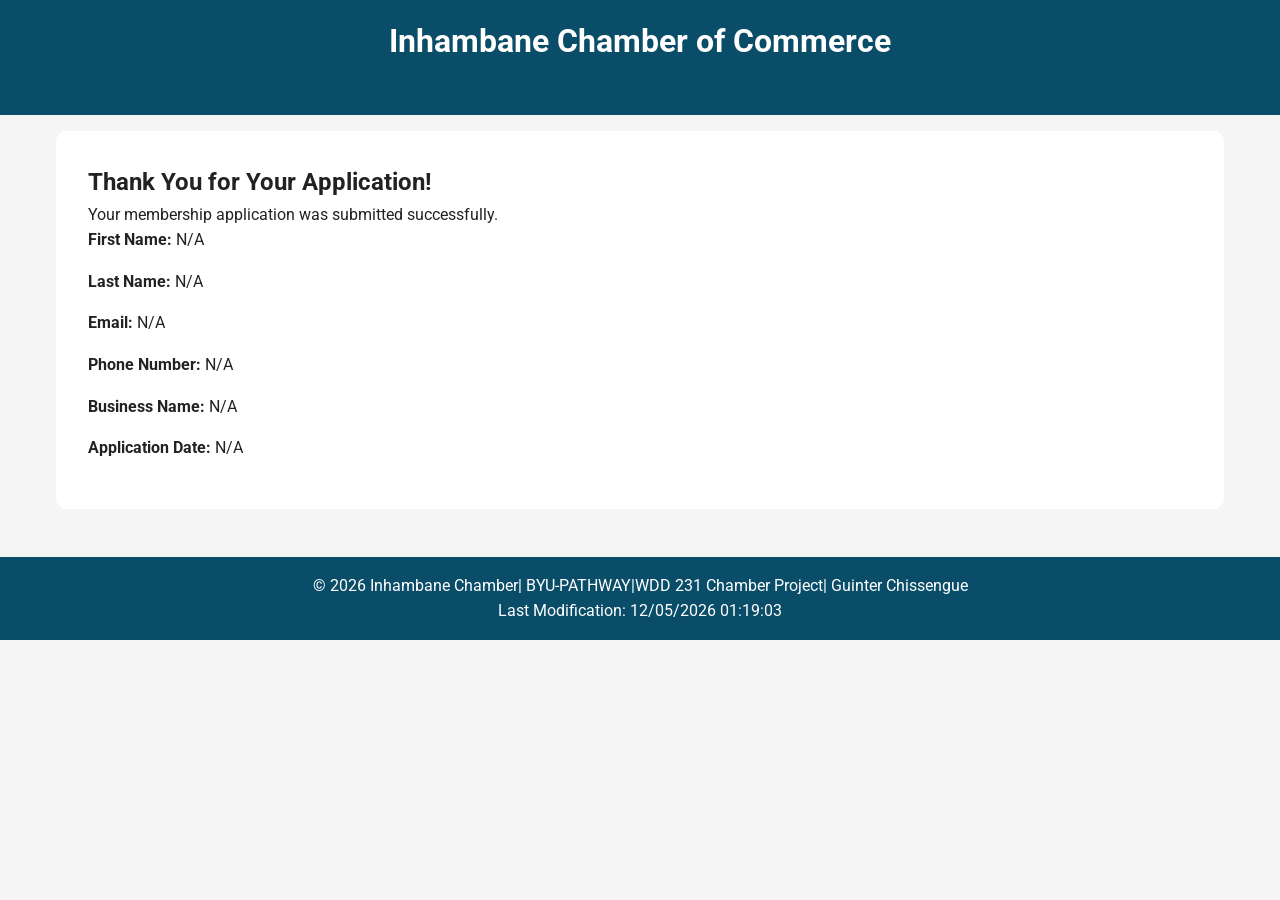
<file: chamber/thankyou.html>
<!DOCTYPE html>
<html lang="en-US">
<head>
    <meta charset="UTF-8">
    <meta name="viewport" content="width=device-width, initial-scale=1.0">

    <!-- SEO metadata -->
    <meta name="description" content="Thank you for joining the Inhambane Chamber of Commerce.">
    <meta name="author" content="Guinter Chissengue">

    <!-- Open Graph metadata -->
    <meta property="og:title" content="Thank You | Inhambane Chamber of Commerce">
    <meta property="og:description" content="Thank you for your Chamber membership application.">
    <meta property="og:image" content="https://guinterchissengue.github.io/wdd231/chamber/images/preview.webp">
    <meta property="og:url" content="https://guinterchissengue.github.io/wdd231/chamber/thankyou.html">
    <meta property="og:type" content="website">

    <title>Thank You | Inhambane Chamber of Commerce</title>

    <!-- Favicon -->
    <link rel="icon" href="images/favicon.ico">

    <!-- Google Fonts -->
    <link rel="preconnect" href="https://fonts.googleapis.com">
    <link rel="preconnect" href="https://fonts.gstatic.com" crossorigin>
    <link href="https://fonts.googleapis.com/css2?family=Roboto:wght@400;500;700&display=swap" rel="stylesheet">

    <!-- Stylesheets -->
    <link rel="stylesheet" href="styles/normalize.css">
    <link rel="stylesheet" href="styles/join.css">
    <script src="scripts/thankyou.js" defer></script>

</head>

<body>

    <!-- Header -->
    <header>

        <div class="header-content">
            <h1>
                Inhambane Chamber of Commerce
            </h1>

        </div>

    </header>

    <main>

        <!-- Confirmation section -->
        <section class="thankyou-section">

            <h2>
                Thank You for Your Application!
            </h2>
            <p>
                Your membership application was submitted successfully.
            </p>

            <!-- Dynamic content inserted via JavaScript -->
            <div id="results"></div>

        </section>

    </main>

    <!-- Footer -->
    <footer>
        <p>
            &copy;
            <span id="year"></span>
        Inhambane Chamber| BYU-PATHWAY|WDD 231 Chamber Project| Guinter Chissengue       
 </p>
    <p>
            Last Modification:
            <span id="lastModified"></span>
        </p>
    </footer>
</body>
</html>
</file>
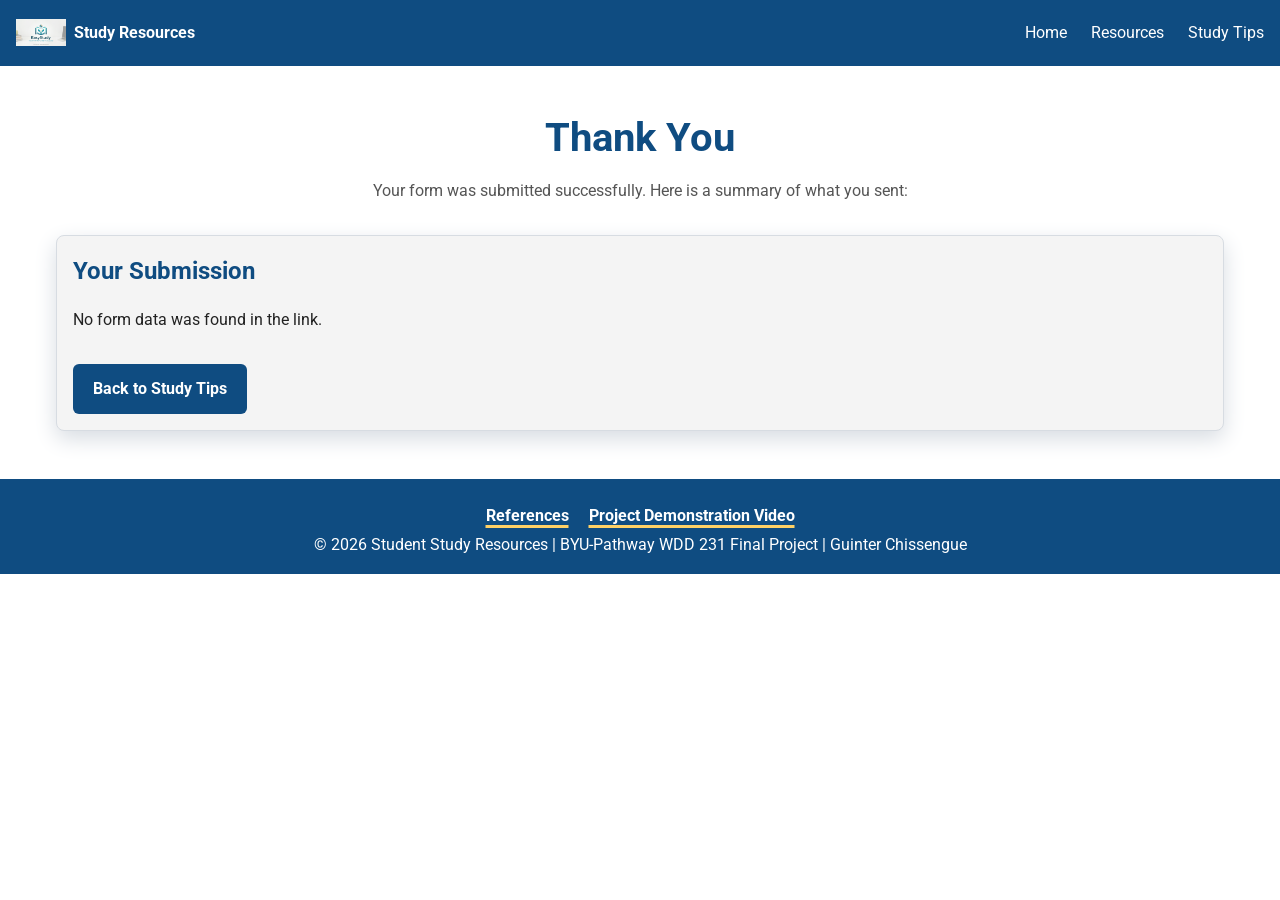
<file: project/form-action.html>
<!DOCTYPE html>
<html lang="en">
<head>
  <meta charset="UTF-8">
  <meta name="viewport" content="width=device-width, initial-scale=1.0">
 <!-- Page metadata for SEO and social media sharing (title, description, Open Graph). -->
  <title>Form Submitted | Student Study Resources</title>
  <meta name="description" content="Confirmation page for the Student Study Resources contact form after a student submits a study goal.">
  <meta name="author" content="Guinter Chissengue">

  <link rel="icon" href="images/favicon.ico">

  <meta property="og:title" content="Study Support Form Submitted Successfully">
  <meta property="og:description" content="Thank you page confirming that a student study support form was submitted successfully.">
  <meta property="og:type" content="website">
  <meta property="og:image" content="https://guinterchissengue.github.io/wdd231/project/images/study.webp">
  <meta property="og:url" content="https://guinterchissengue.github.io/wdd231/project/form-action.html">

  <link rel="preconnect" href="https://fonts.googleapis.com">
  <link rel="preconnect" href="https://fonts.gstatic.com" crossorigin>
  <link href="https://fonts.googleapis.com/css2?family=Roboto:wght@400;700&display=swap" rel="stylesheet">

  <link rel="stylesheet" href="styles/style.css">
  <link rel="stylesheet" href="styles/style-large.css">

  <script type="module" src="scripts/form-action.js"></script>
</head>

<body>
<!-- Header with logo, mobile menu button, and navigation; .active link shows current page. -->
       <header>
    <a class="logo" href="index.html">
      <img src="images/logo.webp" alt="Student Study Resources logo" width="50" height="50">
      <span>Study Resources</span>
    </a>

    <button id="menuButton" type="button" aria-label="Open navigation menu" aria-expanded="false">&#9776;</button>

    <nav id="mainNav">
      <a href="index.html">Home</a>
      <a href="resources.html">Resources</a>
      <a href="study-tips.html">Study Tips</a>
    </nav>
  </header>

  <main>
    <!-- Form submission handler: reads URL parameters and shows summary below. -->
    <section class="page-title">
      <h1>Thank You</h1>
      <p>Your form was submitted successfully. Here is a summary of what you sent:</p>
    </section>

    <section class="about" aria-live="polite">
      <h2>Your Submission</h2>
      <!-- Filled in by form-action.js using the values from the URL (URLSearchParams) -->
      <dl id="summaryList"></dl>
      <a class="button" href="study-tips.html">Back to Study Tips</a>
    </section>
  </main>

  <!-- Consistent footer across all pages: References link, project video, and copyright. -->
  <footer>
    <div class="footer-links">
      <a href="references.html">References</a>
      <a href="https://www.loom.com/share/92b799890cb9436caf9cfda4ceadea06" target="_blank" rel="noopener">Project Demonstration Video</a>
    </div>
    <p>&copy; 2026 Student Study Resources | BYU-Pathway WDD 231 Final Project | Guinter Chissengue</p>
  </footer>
</body>
</html>
</file>
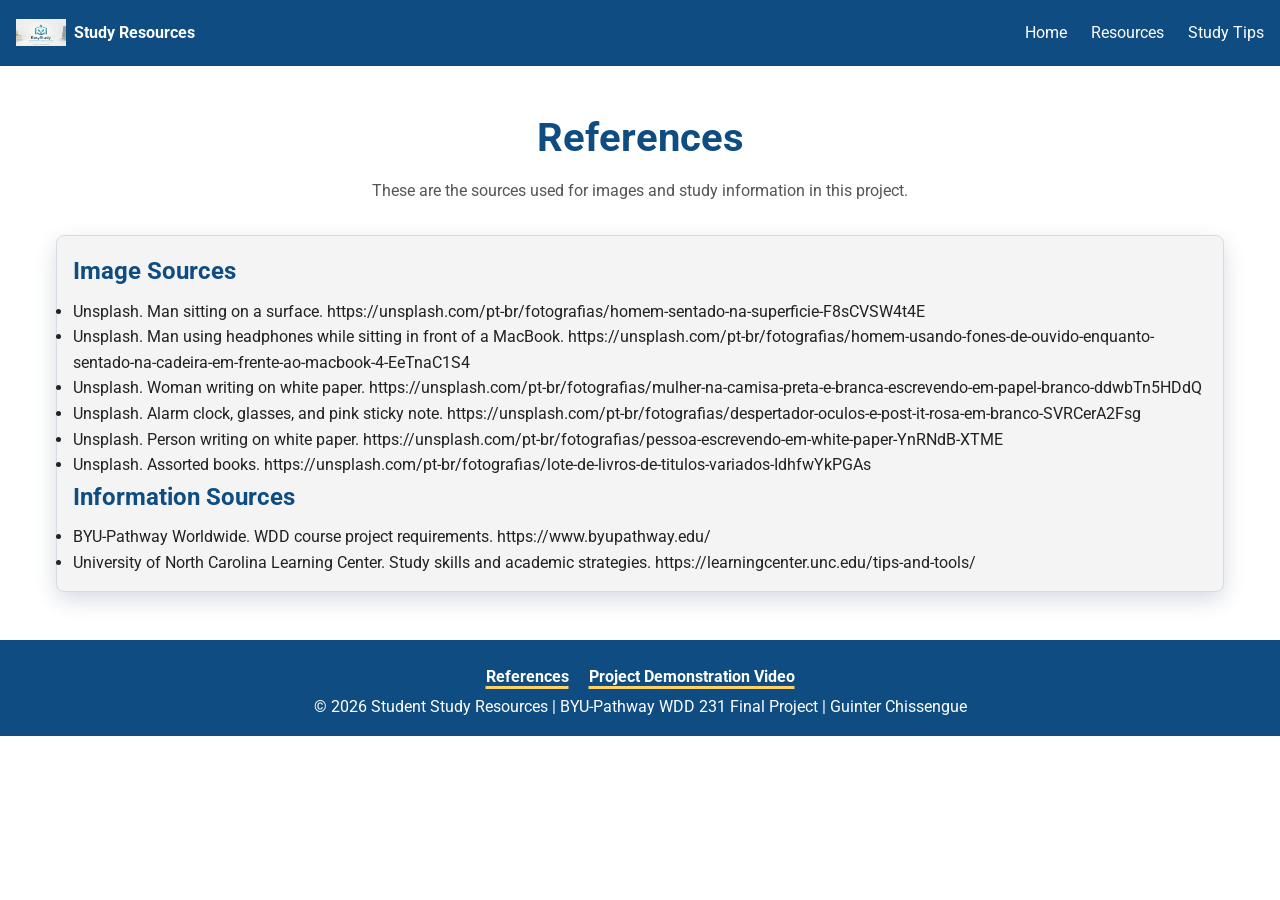
<file: project/references.html>
<!DOCTYPE html>
<html lang="en">
<head>
  <meta charset="UTF-8">
  <meta name="viewport" content="width=device-width, initial-scale=1.0">
<!-- Page metadata for SEO and social media sharing (title, description, Open Graph). -->
   <title>References | Student Study Resources</title>
  <meta name="description" content="References and image attributions used for the Student Study Resources final website project.">
  <meta name="author" content="Guinter Chissengue">

  <link rel="icon" href="images/favicon.ico">

  <meta property="og:title" content="References for Student Study Resources Website">
  <meta property="og:description" content="View the references and image sources used to create the Student Study Resources final website project.">
  <meta property="og:type" content="website">
  <meta property="og:image" content="https://guinterchissengue.github.io/wdd231/project/images/study.webp">
  <meta property="og:url" content="https://guinterchissengue.github.io/wdd231/project/references.html">

  <link rel="preconnect" href="https://fonts.googleapis.com">
  <link rel="preconnect" href="https://fonts.gstatic.com" crossorigin>
  <link href="https://fonts.googleapis.com/css2?family=Roboto:wght@400;700&display=swap" rel="stylesheet">

  <link rel="stylesheet" href="styles/style.css">
  <link rel="stylesheet" href="styles/style-large.css">

  <script type="module" src="scripts/main.js"></script>
</head>

<body>
<!-- Header with logo, mobile menu button, and navigation; .active link shows current page. -->  
 <header>
    <a class="logo" href="index.html">
      <img src="images/logo.webp" alt="Student Study Resources logo" width="50" height="50">
      <span>Study Resources</span>
    </a>

    <button id="menuButton" type="button" aria-label="Open navigation menu" aria-expanded="false">&#9776;</button>

    <nav id="mainNav">
      <a href="index.html">Home</a>
      <a href="resources.html">Resources</a>
      <a href="study-tips.html">Study Tips</a>
    </nav>
  </header>

  <main>
    <!-- References page: the image and information sources used to build this project. -->
    <section class="page-title">
      <h1>References</h1>
      <p>These are the sources used for images and study information in this project.</p>
    </section>

    <section class="about">
      <h2>Image Sources</h2>
      <ul>
        <li>Unsplash. Man sitting on a surface. https://unsplash.com/pt-br/fotografias/homem-sentado-na-superficie-F8sCVSW4t4E</li>
        <li>Unsplash. Man using headphones while sitting in front of a MacBook. https://unsplash.com/pt-br/fotografias/homem-usando-fones-de-ouvido-enquanto-sentado-na-cadeira-em-frente-ao-macbook-4-EeTnaC1S4</li>
        <li>Unsplash. Woman writing on white paper. https://unsplash.com/pt-br/fotografias/mulher-na-camisa-preta-e-branca-escrevendo-em-papel-branco-ddwbTn5HDdQ</li>
        <li>Unsplash. Alarm clock, glasses, and pink sticky note. https://unsplash.com/pt-br/fotografias/despertador-oculos-e-post-it-rosa-em-branco-SVRCerA2Fsg</li>
        <li>Unsplash. Person writing on white paper. https://unsplash.com/pt-br/fotografias/pessoa-escrevendo-em-white-paper-YnRNdB-XTME</li>
        <li>Unsplash. Assorted books. https://unsplash.com/pt-br/fotografias/lote-de-livros-de-titulos-variados-IdhfwYkPGAs</li>
      </ul>

      <h2>Information Sources</h2>
      <ul>
        <li>BYU-Pathway Worldwide. WDD course project requirements. https://www.byupathway.edu/</li>
        <li>University of North Carolina Learning Center. Study skills and academic strategies. https://learningcenter.unc.edu/tips-and-tools/</li>
      </ul>
    </section>
  </main>

  <!-- Consistent footer across all pages: References link, project video, and copyright. -->
  <footer>
    <div class="footer-links">
      <a href="references.html">References</a>
      <a href="https://www.loom.com/share/92b799890cb9436caf9cfda4ceadea06" target="_blank" rel="noopener">Project Demonstration Video</a>
    </div>
    <p>&copy; 2026 Student Study Resources | BYU-Pathway WDD 231 Final Project | Guinter Chissengue</p>
  </footer>
</body>
</html>
</file>
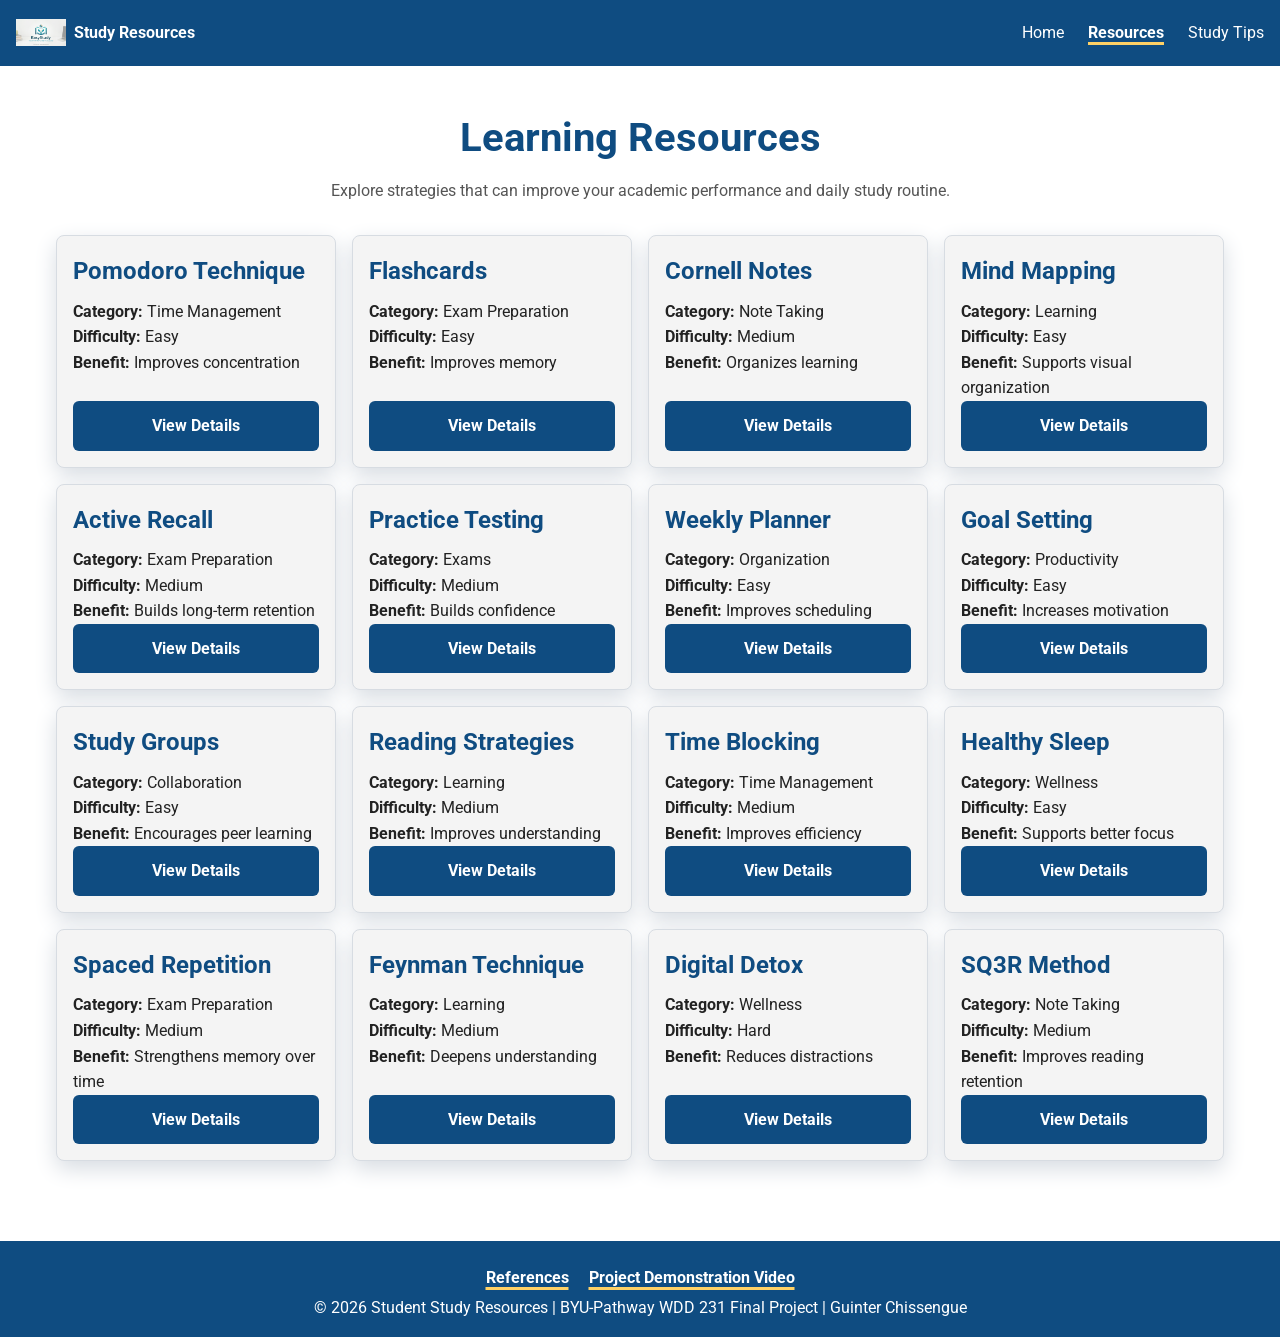
<file: project/resources.html>
<!DOCTYPE html>
<html lang="en">
<head>
  <meta charset="UTF-8">
  <meta name="viewport" content="width=device-width, initial-scale=1.0">
<!-- Page metadata for SEO and social media sharing (title, description, Open Graph). -->
   <title>Study Resources | Student Study Resources</title>
  <meta name="description" content="Browse useful academic resources including study methods, exam preparation, note taking, and productivity strategies.">
  <meta name="author" content="Guinter Chissengue">

  <link rel="icon" href="images/favicon.ico">

  <meta property="og:title" content="Academic Study Resources for Students">
  <meta property="og:description" content="Explore study methods, exam preparation tools, note taking systems, and productivity strategies for students.">
  <meta property="og:type" content="website">
  <meta property="og:image" content="https://guinterchissengue.github.io/wdd231/project/images/study.webp">
  <meta property="og:url" content="https://guinterchissengue.github.io/wdd231/project/resources.html">

  <link rel="preconnect" href="https://fonts.googleapis.com">
  <link rel="preconnect" href="https://fonts.gstatic.com" crossorigin>
  <link href="https://fonts.googleapis.com/css2?family=Roboto:wght@400;700&display=swap" rel="stylesheet">

  <link rel="stylesheet" href="styles/style.css">
  <link rel="stylesheet" href="styles/style-large.css">

  <script type="module" src="scripts/resources.js"></script>
</head>

<body>
<!-- Header with logo, mobile menu button, and navigation; .active link shows current page. -->
   <header>
    <a class="logo" href="index.html">
      <img src="images/logo.webp" alt="Student Study Resources logo" width="50" height="50">
      <span>Study Resources</span>
    </a>

    <button id="menuButton" type="button" aria-label="Open navigation menu" aria-expanded="false">&#9776;</button>

    <nav id="mainNav">
      <a href="index.html">Home</a>
      <a class="active" href="resources.html">Resources</a>
      <a href="study-tips.html">Study Tips</a>
    </nav>
  </header>

  <main>
<!-- Resources page: cards generated from resources.json; clicking opens modal dialog. -->   
  <section class="page-title">
      <h1>Learning Resources</h1>
      <p>Explore strategies that can improve your academic performance and daily study routine.</p>
    </section>

    <section id="resourceContainer" class="resource-grid" aria-live="polite">
      <p>Loading resources...</p>
    </section>

<!-- Reusable modal dialog populated dynamically by resources.js based on clicked card. -->   
  <dialog id="resourceModal">
      <h2 id="modalTitle">Resource</h2>
      <p id="modalText">Information</p>
      <button id="closeModal" class="button" type="button">Close</button>
    </dialog>
  </main>

  <!-- Consistent footer across all pages: References link, project video, and copyright. -->
  <footer>
    <div class="footer-links">
      <a href="references.html">References</a>
      <a href="https://www.loom.com/share/92b799890cb9436caf9cfda4ceadea06" target="_blank" rel="noopener">Project Demonstration Video</a>
    </div>
    <p>&copy; 2026 Student Study Resources | BYU-Pathway WDD 231 Final Project | Guinter Chissengue</p>
  </footer>
</body>
</html>
</file>
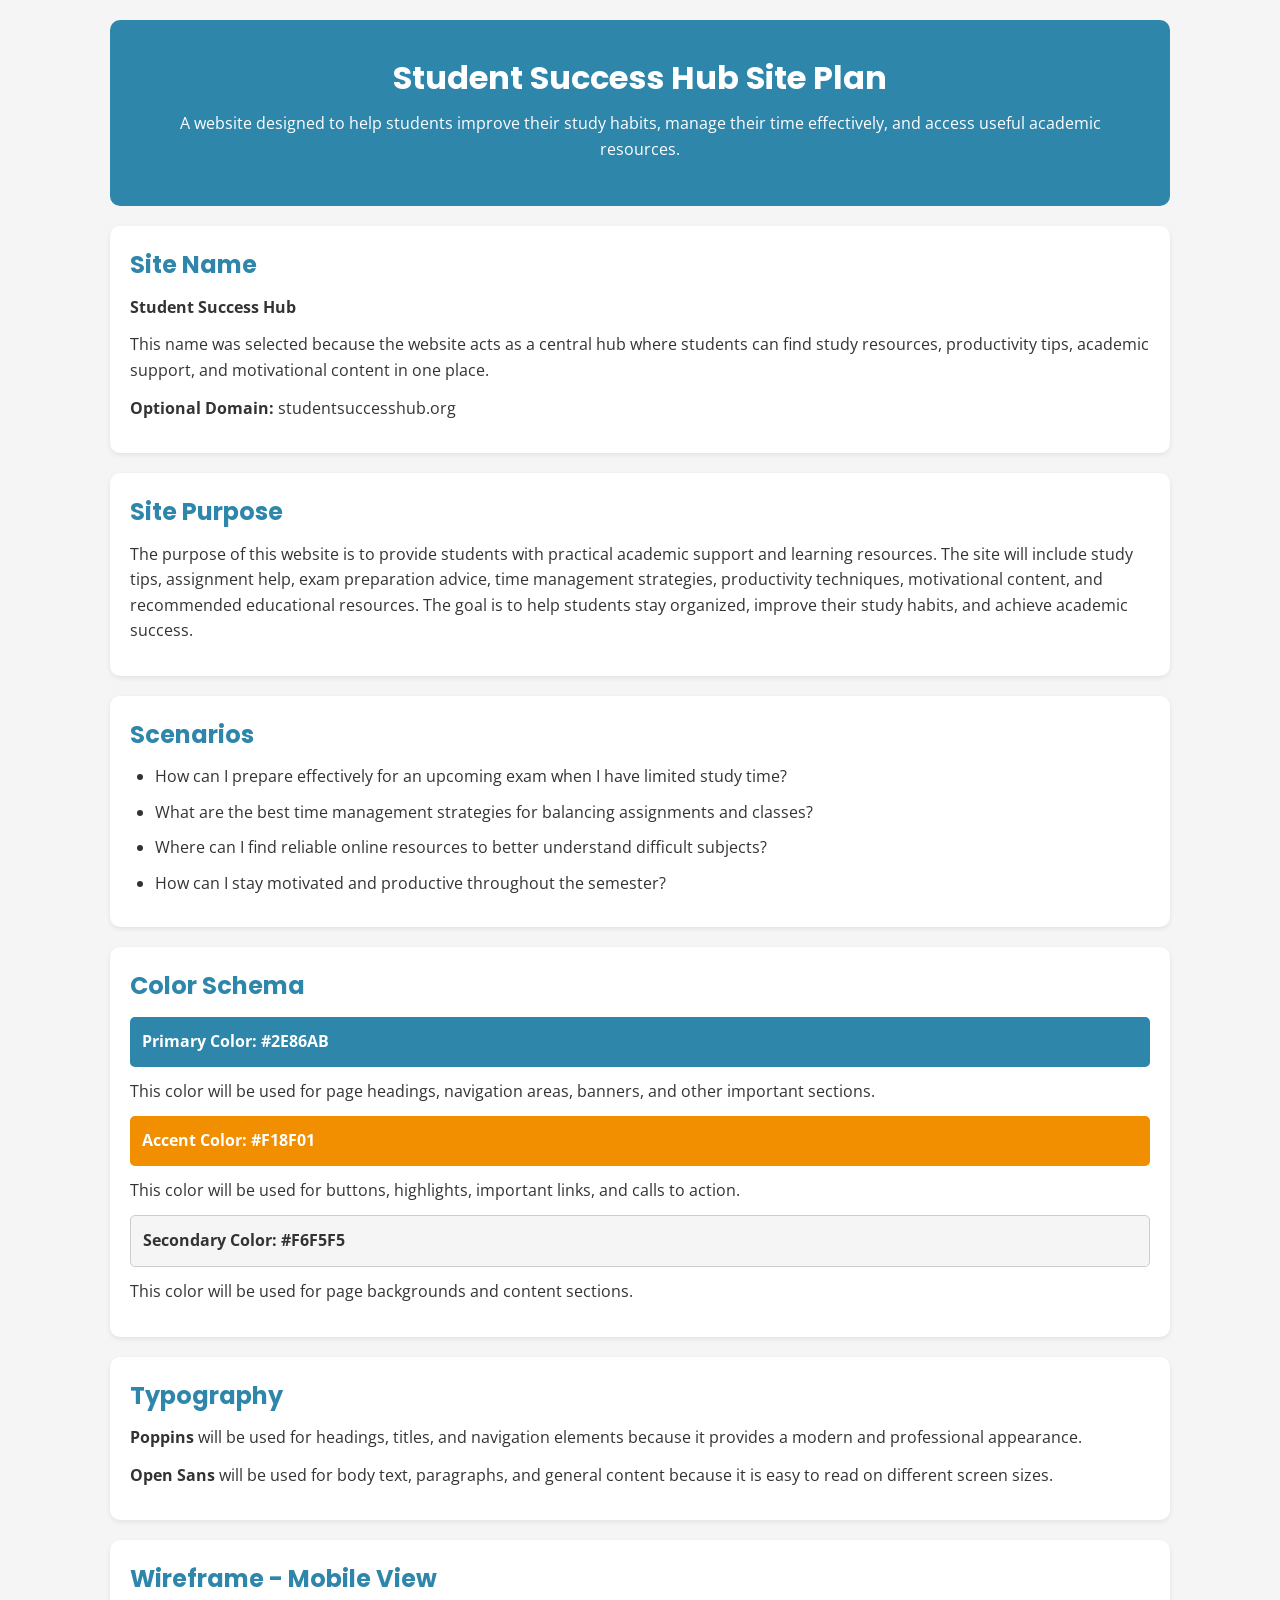
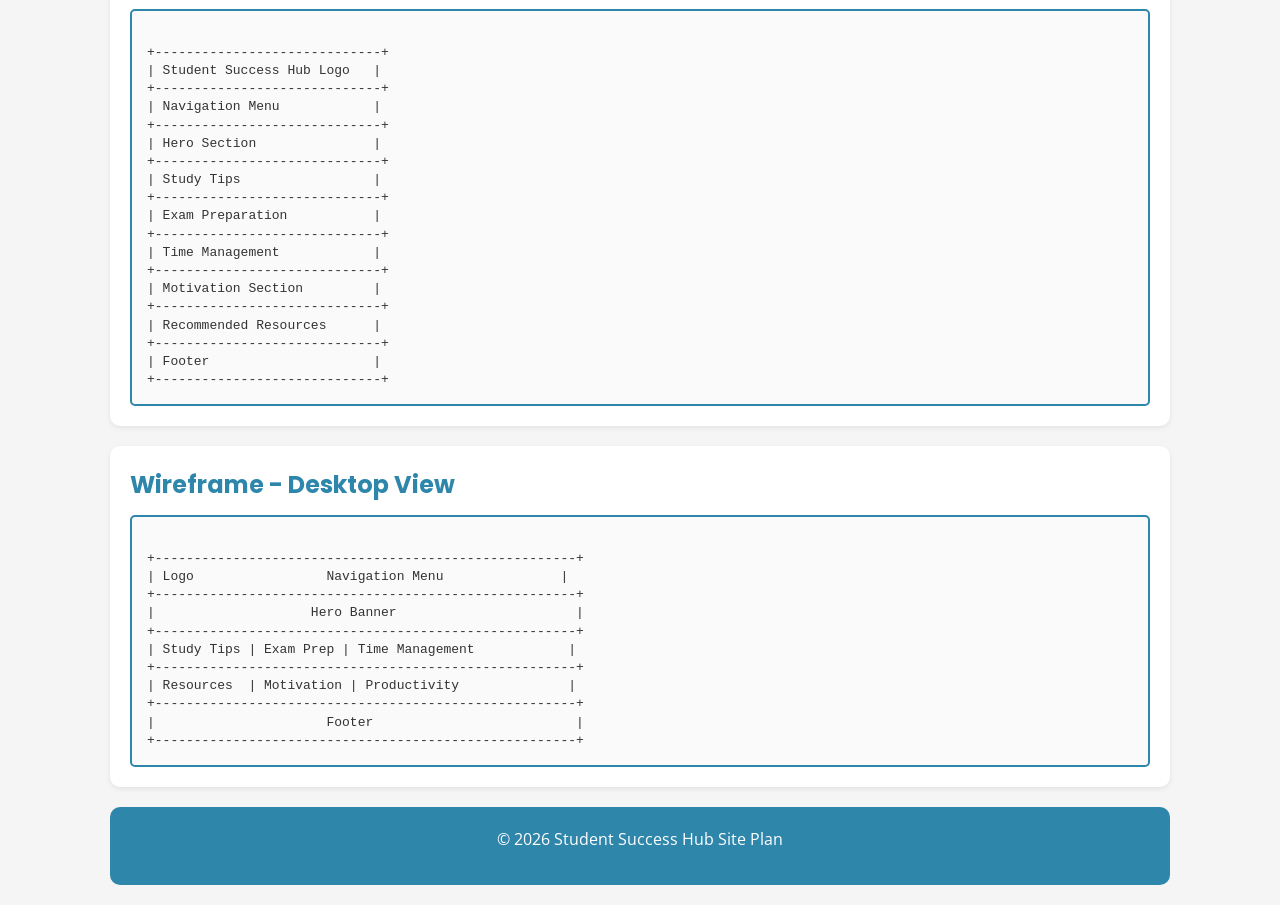
<file: project/site-plan.html>
<!DOCTYPE html>
<html lang="en">
<head>
    <!-- Basic page information -->
    <meta charset="UTF-8">
<!-- Makes the page responsive on mobile devices -->
<meta name="viewport" content="width=device-width, initial-scale=1.0">

<!-- Short description of the project -->
<meta name="description" content="Site plan for the Student Success Hub project website.">

<!-- Author information -->
<meta name="author" content="Guinter Chissengue">

<title>Student Success Hub - Site Plan</title>

<!-- External stylesheet -->
<link rel="stylesheet" href="styles/site-plan.css">

<!-- Google Fonts used in the project -->
<link rel="preconnect" href="https://fonts.googleapis.com">
<link rel="preconnect" href="https://fonts.gstatic.com" crossorigin>

<link href="https://fonts.googleapis.com/css2?family=Poppins:wght@400;600;700&family=Open+Sans:wght@400;600&display=swap" rel="stylesheet">

</head>

<body>

<!-- Main page header -->
<header>
    <h1>Student Success Hub Site Plan</h1>

    <p>
        A website designed to help students improve their study habits,
        manage their time effectively, and access useful academic resources.
    </p>
</header>

<main>

    <!-- Site name section -->
    <section>
        <h2>Site Name</h2>

        <p>
            <strong>Student Success Hub</strong>
        </p>

        <p>
            This name was selected because the website acts as a central hub
            where students can find study resources, productivity tips,
            academic support, and motivational content in one place.
        </p>

        <p>
            <strong>Optional Domain:</strong> studentsuccesshub.org
        </p>
    </section>

    <!-- Purpose of the website -->
    <section>
        <h2>Site Purpose</h2>

        <p>
            The purpose of this website is to provide students with practical
            academic support and learning resources. The site will include
            study tips, assignment help, exam preparation advice, time
            management strategies, productivity techniques, motivational
            content, and recommended educational resources. The goal is to
            help students stay organized, improve their study habits, and
            achieve academic success.
        </p>
    </section>

    <!-- Questions that represent the needs of target users -->
    <section>
        <h2>Scenarios</h2>

        <ul>
            <li>
                How can I prepare effectively for an upcoming exam when I have limited study time?
            </li>

            <li>
                What are the best time management strategies for balancing assignments and classes?
            </li>

            <li>
                Where can I find reliable online resources to better understand difficult subjects?
            </li>

            <li>
                How can I stay motivated and productive throughout the semester?
            </li>
        </ul>
    </section>

    <!-- Colors selected for the project -->
    <section>
        <h2>Color Schema</h2>

        <div class="color-box blue">
            Primary Color: #2E86AB
        </div>

        <p>
            This color will be used for page headings, navigation areas,
            banners, and other important sections.
        </p>

        <div class="color-box orange">
            Accent Color: #F18F01
        </div>

        <p>
            This color will be used for buttons, highlights, important links,
            and calls to action.
        </p>

        <div class="color-box light">
            Secondary Color: #F6F5F5
        </div>

        <p>
            This color will be used for page backgrounds and content sections.
        </p>
    </section>

    <!-- Fonts selected for the website -->
    <section>
        <h2>Typography</h2>

        <p>
            <strong>Poppins</strong> will be used for headings, titles,
            and navigation elements because it provides a modern and
            professional appearance.
        </p>

        <p>
            <strong>Open Sans</strong> will be used for body text,
            paragraphs, and general content because it is easy to read
            on different screen sizes.
        </p>
    </section>

    <!-- Mobile layout sketch -->
    <section>
        <h2>Wireframe - Mobile View</h2>

        <pre class="wireframe">

+-----------------------------+
| Student Success Hub Logo   |
+-----------------------------+
| Navigation Menu            |
+-----------------------------+
| Hero Section               |
+-----------------------------+
| Study Tips                 |
+-----------------------------+
| Exam Preparation           |
+-----------------------------+
| Time Management            |
+-----------------------------+
| Motivation Section         |
+-----------------------------+
| Recommended Resources      |
+-----------------------------+
| Footer                     |
+-----------------------------+ </pre> </section>

    <!-- Desktop layout sketch -->
    <section>
        <h2>Wireframe - Desktop View</h2>

        <pre class="wireframe">

+------------------------------------------------------+
| Logo                 Navigation Menu               |
+------------------------------------------------------+
|                    Hero Banner                       |
+------------------------------------------------------+
| Study Tips | Exam Prep | Time Management            |
+------------------------------------------------------+
| Resources  | Motivation | Productivity              |
+------------------------------------------------------+
|                      Footer                          |
+------------------------------------------------------+ </pre> </section>

</main>

<!-- Footer information -->
<footer>
    <p>&copy; 2026 Student Success Hub Site Plan</p>
</footer>


</body>

</html>
</file>
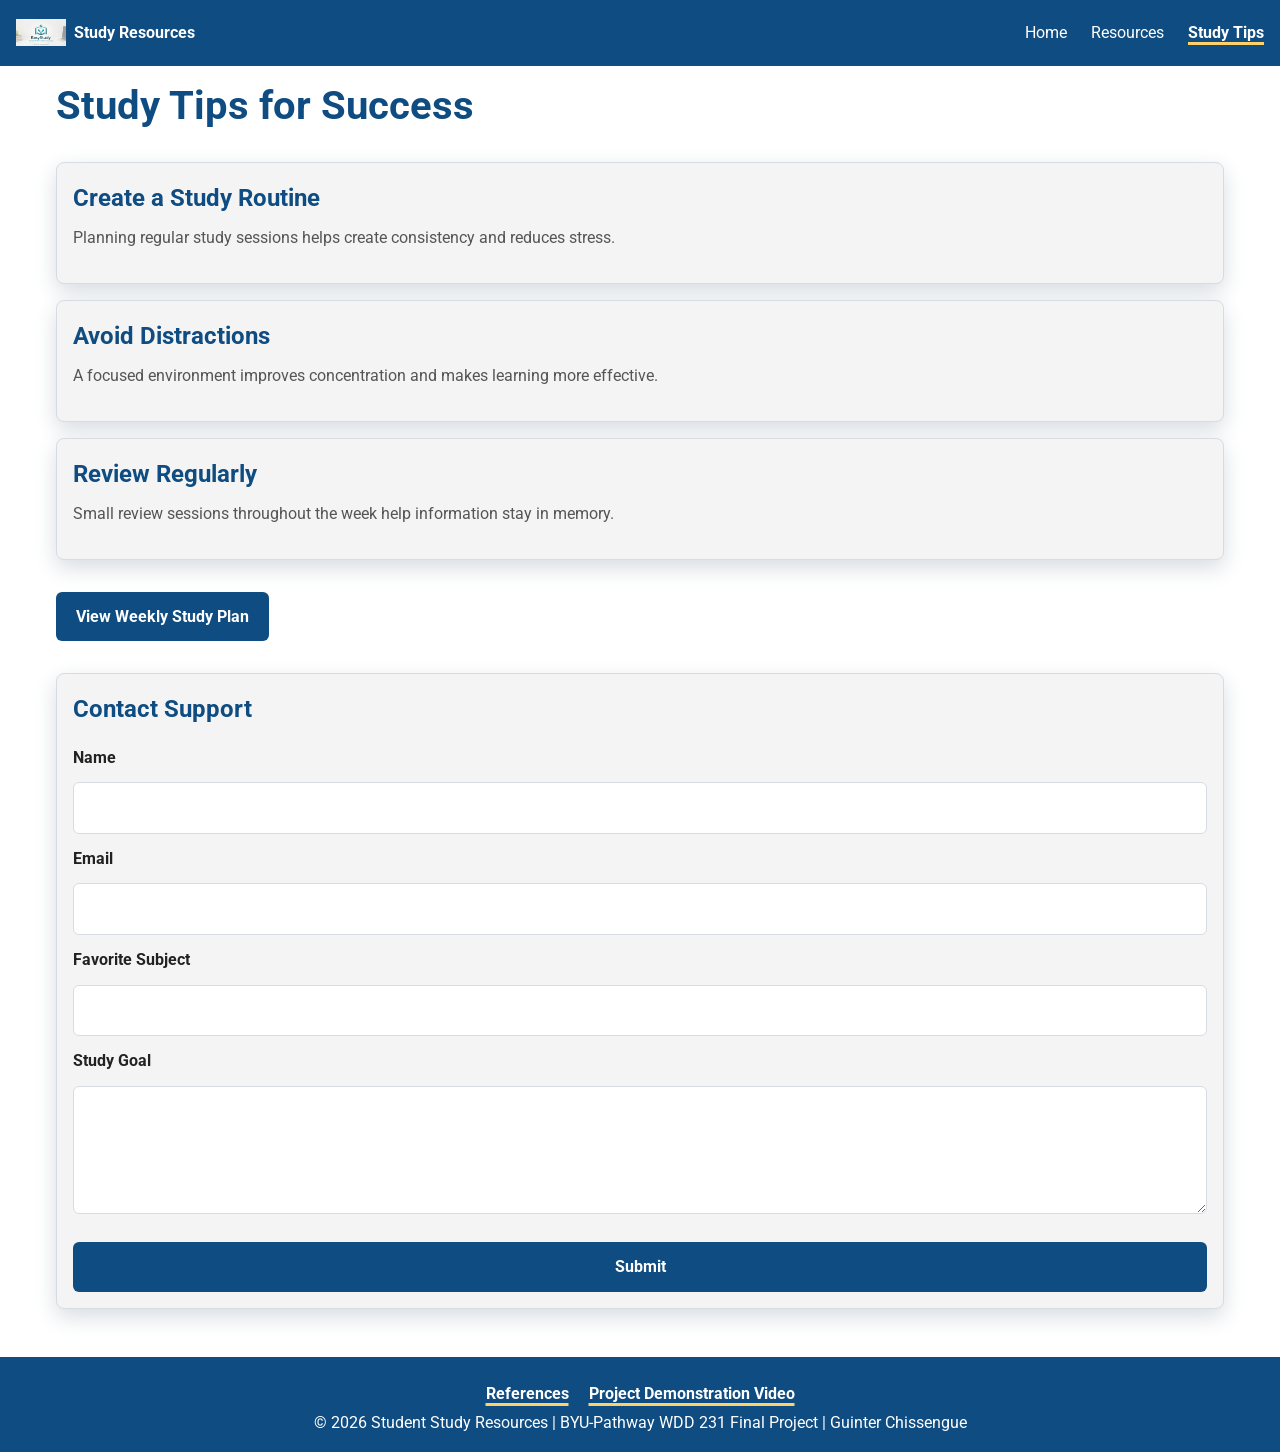
<file: project/study-tips.html>
<!DOCTYPE html>
<html lang="en">
<head>
  <meta charset="UTF-8">
  <meta name="viewport" content="width=device-width, initial-scale=1.0">
<!-- Page metadata for SEO and social media sharing (title, description, Open Graph). -->
   <title>Study Tips | Student Study Resources</title>
  <meta name="description" content="Learn practical study routines and productivity tips that help students reduce stress, stay focused, and prepare for exams.">
  <meta name="author" content="Guinter Chissengue">

  <link rel="icon" href="images/favicon.ico">

  <meta property="og:title" content="Practical Study Tips for Student Success">
  <meta property="og:description" content="Build better study routines with simple tips for focus, review, exam preparation, and weekly planning.">
  <meta property="og:type" content="website">
  <meta property="og:image" content="https://guinterchissengue.github.io/wdd231/project/images/study.webp">
  <meta property="og:url" content="https://guinterchissengue.github.io/wdd231/project/study-tips.html">

  <link rel="preconnect" href="https://fonts.googleapis.com">
  <link rel="preconnect" href="https://fonts.gstatic.com" crossorigin>
  <link href="https://fonts.googleapis.com/css2?family=Roboto:wght@400;700&display=swap" rel="stylesheet">

  <link rel="stylesheet" href="styles/style.css">
  <link rel="stylesheet" href="styles/style-large.css">

  <script type="module" src="scripts/modal.js"></script>
</head>

<body>
<!-- Header with logo, mobile menu button, and navigation; .active link shows current page. -->  
 <header>
    <a class="logo" href="index.html">
      <img src="images/logo.webp" alt="Student Study Resources logo" width="50" height="50">
      <span>Study Resources</span>
    </a>

    <button id="menuButton" type="button" aria-label="Open navigation menu" aria-expanded="false">&#9776;</button>

    <nav id="mainNav">
      <a href="index.html">Home</a>
      <a href="resources.html">Resources</a>
      <a class="active" href="study-tips.html">Study Tips</a>
    </nav>
  </header>

  <main>
<!-- Study Tips page with tips, weekly-plan modal, and contact form to form-action.html. --> 
    <section class="tips">
      <h1>Study Tips for Success</h1>

      <article>
        <h2>Create a Study Routine</h2>
        <p>Planning regular study sessions helps create consistency and reduces stress.</p>
      </article>

      <article>
        <h2>Avoid Distractions</h2>
        <p>A focused environment improves concentration and makes learning more effective.</p>
      </article>

      <article>
        <h2>Review Regularly</h2>
        <p>Small review sessions throughout the week help information stay in memory.</p>
      </article>

      <button id="openModal" class="button" type="button">View Weekly Study Plan</button>
    </section>

    <!-- Modal dialog with the suggested weekly plan -->
    <dialog id="studyModal">
      <h2>Weekly Study Plan</h2>
      <p>Monday: Review class notes<br>Wednesday: Practice exercises<br>Friday: Prepare summaries and check deadlines</p>
      <button id="closeStudyModal" class="button" type="button">Close</button>
    </dialog>

    <section class="contact-section">
      <h2>Contact Support</h2>

<!-- Contact form with method="get" to pass answers via URL for display on form-action.html. -->     
  <form action="form-action.html" method="get">
        <label for="name">Name</label>
        <input id="name" name="name" type="text" autocomplete="name" required>

        <label for="email">Email</label>
        <input id="email" name="email" type="email" autocomplete="email" required>

        <label for="subject">Favorite Subject</label>
        <input id="subject" name="subject" type="text" required>

        <label for="message">Study Goal</label>
        <textarea id="message" name="message" rows="4" required></textarea>

        <button class="button" type="submit">Submit</button>
      </form>
    </section>
  </main>

  <!-- Consistent footer across all pages: References link, project video, and copyright. -->
  <footer>
    <div class="footer-links">
      <a href="references.html">References</a>
      <a href="https://www.loom.com/share/92b799890cb9436caf9cfda4ceadea06" target="_blank" rel="noopener">Project Demonstration Video</a>
    </div>
    <p>&copy; 2026 Student Study Resources | BYU-Pathway WDD 231 Final Project | Guinter Chissengue</p>
  </footer>
</body>
</html>
</file>
<file: styles/small.css>
:root {

    --main-color: #264653;
    --secondary-color: #1f7a6b;
    --highlight-color: #c84b31;

    --light-bg: #f8f9fa;
    --dark-text: #222;

    --done-course: #588157;
}

* {
    margin: 0;
    padding: 0;
    box-sizing: border-box;
}

body {

    font-family: 'Poppins', sans-serif;

    background-color: var(--light-bg);

    color: var(--dark-text);

    line-height: 1.6;
}

/* HEADER */

header {

    background-color: var(--main-color);

    color: white;

    padding: 1rem;

    display: flex;

    justify-content: space-between;

    align-items: center;

    position: relative;
}

.site-info {

    display: flex;

    align-items: center;

    gap: 1rem;
}

.site-info span {

    font-size: 1.2rem;

    font-weight: 600;
}

/* MENU BUTTON */

#menuBtn {

    background: none;

    border: none;

    color: white;

    font-size: 2rem;

    cursor: pointer;
}

/* NAVIGATION */

nav {

    display: none;

    position: absolute;

    top: 100%;

    left: 0;

    width: 100%;

    background-color: var(--main-color);
}

nav.open {
    display: block;
}

nav ul {
    list-style: none;
}

nav a {

    display: block;

    padding: 1rem;

    color: white;

    text-decoration: none;

    transition: background-color 0.2s;
}

nav a:hover {

    background-color: var(--secondary-color);
}

.current-page {

    background-color: var(--highlight-color);
}

/* MAIN */

main {

    max-width: 1100px;

    margin: auto;

    padding: 1rem;
}

h1 {

    text-align: center;

    margin-bottom: 1.5rem;

    font-size: clamp(1.8rem, 4vw, 2.5rem);
}

.content-grid {

    display: grid;

    gap: 1rem;
}

/* BOX */

.box {

    background-color: white;

    border-radius: 10px;

    padding: 1.2rem;

    box-shadow: 0 2px 6px rgba(0,0,0,0.1);
}

.box h2 {

    margin-bottom: 1rem;

    color: var(--main-color);
}

/* IMAGE */

.student-photo {

    width: 100%;

    max-width: 280px;

    display: block;

    margin: auto;

    border-radius: 8px;

    object-fit: cover;
}

/* BUTTONS */

.buttons-area {

    display: flex;

    flex-wrap: wrap;

    gap: 0.8rem;

    margin-bottom: 1rem;
}

.buttons-area button {

    flex: 1;

    padding: 0.7rem;

    border: none;

    border-radius: 6px;

    background-color: var(--secondary-color);
    color: #ffffff;
    color: white;

    cursor: pointer;

    transition: background-color 0.2s;
}

.buttons-area button:hover {

    background-color: var(--main-color);
}

/* COURSES */

#courseList {

    display: grid;

    gap: 1rem;
}

.course-item {

    padding: 1rem;

    border-radius: 6px;

    background-color: #ddd;

    font-weight: 500;
}

.finished {

    background-color: var(--done-course);

    color: white;
}

/* FOOTER */

footer {

    margin-top: 2rem;

    background-color: var(--main-color);

    color: white;

    text-align: center;

    padding: 2rem 1rem;
}

.footer-links {

    display: flex;

    justify-content: center;

    gap: 1rem;

    margin-bottom: 1rem;
}

.footer-links a {

    color: white;

    text-decoration: none;
}

.footer-links a:hover {

    text-decoration: underline;
}
.social-link {
    display: flex;
    flex-direction: column;
    align-items: center;
    gap: 0.3rem;
    text-decoration: none;
    color: white;
    font-size: 0.9rem;
}

.social-link img {
    width: 28px;
    height: 28px;
    transition: transform 0.2s ease;
}

.social-link:hover img {
    transform: scale(1.1);
}
</file>
<file: styles/larger.css>
@media screen and (min-width: 768px) {

    #menuBtn {
        display: none;
    }

    nav {

        display: block;

        position: static;

        width: auto;
    }

    nav ul {

        display: flex;
    }

    .content-grid {

        grid-template-columns: 1fr 1fr;
    }

    .certificate-section {

        grid-column: span 2;
    }
}
</file>
<file: chamber/styles/small.css>
body {
    font-family: 'Roboto', sans-serif;
    margin: 0;
    background-color: #ffffff;
    color: #1a1a1a;
}

/* Header styling layout */
header {
    background-color: #0a4d68;
    color: #ffffff;
    padding: 1rem;
}

.header-content {
    display: flex;
    flex-wrap: wrap;
    justify-content: space-between;
    align-items: center;
    max-width: 1200px;
    margin: 0 auto;
}

/* Navigation & Hamburger Toggle Menu Button rules */
#menuBtn {
    display: block;
    background: none;
    border: none;
    color: #ffffff;
    font-size: 1.8rem;
    cursor: pointer;
}

nav {
    display: none;
    width: 100%;
    flex-direction: column;
    gap: 0.5rem;
    margin-top: 1rem;
}

nav.open {
    display: flex;
}

nav a {
    color: #ffffff;
    text-decoration: none;
    padding: 0.5rem;
    border-radius: 4px;
}

nav a.active {
    background-color: #ffffff;
    color: #0a4d68;
    font-weight: bold;
}

main {
    padding: 1rem;
}

.visitor-message {
    background-color: #e6f2f8;
    padding: 1rem;
    border-left: 4px solid #0a4d68;
    margin-bottom: 1rem;
}

/* ================= NAMED GRID AREAS - LAYOUT 1 (MOBILE) ================= */
#attractions-container {
    display: grid;
    grid-template-columns: 1fr;
    grid-template-areas:
        "card1"
        "card2"
        "card3"
        "card4"
        "card5"
        "card6"
        "card7"
        "card8";
    gap: 1.5rem;
}

/* Structural Card properties fixed with clean formatting output */
.card {
    background: #ffffff;
    padding: 1rem;
    border: 1px solid #ddd;
    border-radius: 8px;
    box-shadow: 0 2px 5px rgba(0,0,0,0.1);
}

.card img {
    width: 100%;
    height: 200px;
    object-fit: cover;
    border-radius: 4px;
}

.learn-more-btn {
    background-color: #0a4d68;
    color: white;
    border: none;
    padding: 0.5rem 1rem;
    margin-top: 1rem;
    cursor: pointer;
    border-radius: 4px;
    width: 100%;
}

footer {
    background-color: #0a4d68;
    color: white;
    text-align: center;
    padding: 1rem;
    margin-top: 2rem;
}
</file>
<file: chamber/styles/large.css>
/* ================= TABLET AND LARGER (NON-MOBILE) VIEWS ================= */
@media (min-width: 600px) {
    /* Hide the hamburger button on larger screens */
    #menuBtn {
        display: none;
    }

    /* Show the navigation as a horizontal row */
    nav {
        display: flex;
        flex-direction: row;
        width: auto;
        gap: 1.5rem;
        margin-top: 0;
    }

    /* NAMED GRID AREAS - LAYOUT 2 (two columns) */
    #attractions-container {
        grid-template-columns: repeat(2, 1fr);
        grid-template-areas:
            "card1 card2"
            "card3 card4"
            "card5 card6"
            "card7 card8";
    }

    /* Image hover effect - applied on larger views only (NOT on mobile) */
    .card img {
        transition: transform 0.3s ease, filter 0.3s ease;
    }

    .card img:hover {
        transform: scale(1.04);
        filter: brightness(1.08);
    }
}

/* ================= DESKTOP VIEWS ================= */
@media (min-width: 1024px) {
    nav {
        justify-content: center;
        gap: 2rem;
    }

    /* NAMED GRID AREAS - LAYOUT 3 (four columns) */
    #attractions-container {
        grid-template-columns: repeat(4, 1fr);
        grid-template-areas:
            "card1 card2 card3 card4"
            "card5 card6 card7 card8";
    }
}
</file>
<file: project/styles/style.css>
* {
  box-sizing: border-box;
  margin: 0;
  padding: 0;
}

body {
  background-color: rgb(255 255 255);
  color: rgb(34 34 34);
  font-family: "Roboto", Arial, Helvetica, sans-serif;
  line-height: 1.6;
}

img {
  display: block;
  height: auto;
  max-width: 100%;
}

header {
  align-items: center;
  background-color: rgb(15 76 129);
  color: rgb(255 255 255);
  display: flex;
  flex-wrap: wrap;
  justify-content: space-between;
  padding: 1rem;
}

.logo {
  align-items: center;
  color: rgb(255 255 255);
  display: flex;
  font-weight: 700;
  gap: 0.5rem;
  text-decoration: none;
}

.logo img {
  width: 50px;
}

#menuButton {
  background: none;
  border: 2px solid rgb(15 76 129);
  color: rgb(255 255 255);
  cursor: pointer;
  display: block;
  font-size: 1.6rem;
  padding: 0.25rem 0.5rem;
}

#menuButton:focus {
  border-color: rgb(255 209 102);
  outline: none;
}

#mainNav {
  display: none;
  flex-basis: 100%;
  flex-direction: column;
  gap: 0.25rem;
  margin-top: 1rem;
}

#mainNav.open,
#mainNav.always-open {
  display: flex;
}

#mainNav a {
  color: rgb(255 255 255);
  padding: 0.65rem 0;
  text-decoration: none;
}

#mainNav a:hover,
#mainNav a:focus {
  color: rgb(255 209 102);
}

#mainNav .active {
  color: rgb(255 255 255);
  font-weight: 700;
  text-decoration: underline;
  text-decoration-color: rgb(255 209 102);
  text-decoration-thickness: 3px;
  text-underline-offset: 0.25rem;
}

main {
  margin: 0 auto;
  max-width: 1200px;
  padding: 1rem;
}

.hero {
  align-items: center;
  display: grid;
  gap: 2rem;
  margin: 2rem 0;
}

.hero h1,
.page-title h1,
.tips h1 {
  color: rgb(15 76 129);
  font-size: 2rem;
  line-height: 1.2;
  margin-bottom: 1rem;
}

.hero p,
.page-title p,
.about p,
.tips p {
  color: rgb(85 85 85);
  margin-bottom: 1rem;
}

.hero img {
  border-radius: 8px;
  box-shadow: 0 8px 22px rgb(215 220 226);
}

.button,
button {
  background-color: rgb(15 76 129);
  border: none;
  border-radius: 6px;
  color: rgb(255 255 255);
  cursor: pointer;
  display: inline-block;
  font: inherit;
  font-weight: 700;
  margin-top: 1rem;
  padding: 0.75rem 1.25rem;
  text-decoration: none;
}

.button:hover,
.button:focus,
button:hover,
button:focus {
  background-color: rgb(11 56 95);
  outline: 3px solid rgb(255 209 102);
}

.cards,
.resource-grid {
  display: grid;
  gap: 1rem;
  margin: 2rem 0;
}

.cards article,
.resource-card,
.tips article,
.contact-section,
.about {
  background-color: rgb(244 244 244);
  border: 1px solid rgb(215 220 226);
  border-radius: 8px;
  box-shadow: 0 8px 22px rgb(215 220 226);
  padding: 1rem;
}

.cards img {
  aspect-ratio: 3 / 2;
  border-radius: 6px;
  margin-bottom: 1rem;
  object-fit: cover;
  width: 100%;
}

.cards h2,
.resource-card h2,
.tips h2,
.contact-section h2,
.about h2 {
  color: rgb(15 76 129);
  margin-bottom: 0.5rem;
}

.page-title {
  margin: 2rem auto;
  max-width: 760px;
  text-align: center;
}

.tips {
  display: grid;
  gap: 1rem;
  margin-bottom: 2rem;
}

form {
  display: grid;
  gap: 0.75rem;
  margin-top: 1rem;
}

label {
  font-weight: 700;
}

input,
textarea {
  border: 1px solid rgb(215 220 226);
  border-radius: 6px;
  font: inherit;
  padding: 0.75rem;
  width: 100%;
}

input:focus,
textarea:focus {
  border-color: rgb(15 76 129);
  outline: 3px solid rgb(255 209 102);
}

dialog {
  border: none;
  border-radius: 8px;
  box-shadow: 0 8px 22px rgb(215 220 226);
  margin: auto;
  max-width: 500px;
  padding: 1.5rem;
  width: calc(100% - 2rem);
}

dialog::backdrop {
  background-color: rgb(34 34 34);
}

.resource-card button {
  width: 100%;
}

.resource-card {
  display: flex;
  flex-direction: column;
}

.resource-card .button {
  margin-top: auto;
}

/* Styles for form summary definition list: aligns labels and values neatly. */
#summaryList {
  display: grid;
  gap: 0.25rem 1rem;
  grid-template-columns: auto 1fr;
  margin: 1rem 0;
}

#summaryList dt {
  color: rgb(15 76 129);
  font-weight: 700;
}

#summaryList dd {
  margin: 0;
  overflow-wrap: break-word;
}

#visitMessage {
  color: rgb(15 76 129);
  font-weight: 700;
  margin-top: 1rem;
}

footer {
  background-color: rgb(15 76 129);
  color: rgb(255 255 255);
  margin-top: 2rem;
  padding: 1rem;
  text-align: center;
}

.footer-links {
  margin-bottom: 0.25rem;
}

footer a {
  color: rgb(255 255 255);
  display: inline-block;
  font-weight: 700;
  margin: 0.5rem 0.5rem 0;
  text-decoration-color: rgb(255 209 102);
  text-decoration-thickness: 3px;
  text-underline-offset: 0.25rem;
}

footer a:hover,
footer a:focus {
  color: rgb(255 209 102);
}
</file>
<file: project/styles/style-large.css>
@media screen and (min-width: 768px) {
  /* No hamburger needed once there's room for the full menu */
  #menuButton {
    display: none;
  }

  #mainNav {
    display: flex;
    flex-basis: auto;
    flex-direction: row;
    gap: 1.5rem;
    margin-top: 0;
  }

  #mainNav a {
    padding: 0.25rem 0;
  }

  .hero {
    grid-template-columns: 1fr 1fr;
  }

  .hero h1,
  .page-title h1,
  .tips h1 {
    font-size: 2.5rem;
  }

  /* Three topic cards side by side */
  .cards {
    grid-template-columns: repeat(3, 1fr);
  }

  .resource-grid {
    grid-template-columns: repeat(auto-fit, minmax(250px, 1fr));
  }

  /* Keep the weekly-plan button at content width instead of spanning the whole row. */
  .tips #openModal {
    justify-self: start;
    width: auto;
  }
}

@media screen and (max-width: 480px) {
  .logo span {
    font-size: 0.95rem;
  }

  main {
    padding: 0.85rem;
  }

  .button,
  button {
    width: 100%;
  }
}
</file>
<file: styles/site-plan.css>
/* Color palette */
:root {
    --primary-color: #1F5F8B;   
    --secondary-color: #F6F5F5;
    --accent-color: #C76E00;    
    --text-color: #222222;
    --white: #ffffff;
}

/* Reset */
* {
    margin: 0;
    padding: 0;
    box-sizing: border-box;
}

/* Base layout */
body {
    font-family: 'Open Sans', sans-serif;
    background-color: var(--secondary-color);
    color: var(--text-color);
    line-height: 1.6;
    max-width: 1100px;
    margin: 0 auto;
    padding: 20px;
}

/* Header */
header {
    background-color: var(--primary-color);
    color: var(--white);
    text-align: center;
    padding: 2rem;
    border-radius: 10px;
    margin-bottom: 20px;
}

header h1 {
    font-family: 'Poppins', sans-serif;
}

/* Sections */
section {
    background-color: var(--white);
    padding: 20px;
    margin-bottom: 20px;
    border-radius: 10px;
}

/* Headings */
h2 {
    font-family: 'Poppins', sans-serif;
    color: var(--primary-color);
    margin-bottom: 10px;
}

/* Lists */
ul {
    margin-left: 20px;
}

li {
    margin-bottom: 8px;
}

/* Color boxes */
.color-box {
    padding: 12px;
    margin: 10px 0;
    border-radius: 6px;
    font-weight: bold;
    color: var(--white);
}

.blue {
    background-color: var(--primary-color);
}

.orange {
    background-color: var(--accent-color);
}

.light {
    background-color: var(--secondary-color);
    color: var(--text-color);
    border: 1px solid #ccc;
}

/* Wireframe */
.wireframe {
    background-color: #fafafa;
    border: 2px solid var(--primary-color);
    padding: 15px;
    font-family: monospace;
    overflow-x: auto;
}

/* Footer */
footer {
    text-align: center;
    padding: 15px;
    background-color: var(--primary-color);
    color: var(--white);
    border-radius: 10px;
}
</file>
<file: chamber/styles/join.css>
:root {
    --primary-color: #0a4d68;
    --secondary-color: #ffffff;
    --accent-color: #065f73;
    --background-color: #f5f5f5;
    --text-color: #222222;
}

* {
    margin: 0;
    padding: 0;
    box-sizing: border-box;
}

body {
    font-family: 'Roboto', sans-serif;
    background-color: var(--background-color);
    color: var(--text-color);
    line-height: 1.6;
}

header {
    background-color: var(--primary-color);
    color: var(--secondary-color);
    padding: 1rem;
}

.header-content {
    max-width: 1200px;
    margin: 0 auto;
}

.site-name {
    font-size: 1.5rem;
    font-weight: 700;
}

#menuBtn {
    display: none;
}

nav {
    display: flex;
    gap: 1rem;
    margin-top: 1rem;
}

nav a {
    color: var(--secondary-color);
    text-decoration: none;
    padding: 0.5rem;
    border-radius: 5px;
}

nav a.active {
    background-color: var(--secondary-color);
    color: var(--primary-color);
}

main {
    max-width: 1200px;
    margin: 0 auto;
    padding: 1rem;
}

h1 {
    margin-bottom: 2rem;
    text-align: center;
}

.join-layout {
    display: grid;
    gap: 2rem;
}

.membership-form {
    background-color: var(--secondary-color);
    padding: 1.5rem;
    border-radius: 10px;
    box-shadow: 0 2px 10px rgb(0 0 0 / 10%);
}

.membership-form label {
    display: flex;
    flex-direction: column;
    margin-bottom: 1rem;
    font-weight: 700;
}

.membership-form input,
.membership-form select,
.membership-form textarea {
    margin-top: 0.4rem;
    padding: 0.8rem;
    border: 1px solid #cccccc;
    border-radius: 5px;
    font-size: 1rem;
}

.submit-btn,
.membership-card button,
.close-modal {
    background-color: var(--primary-color);
    color: var(--secondary-color);
    border: none;
    padding: 0.8rem;
    border-radius: 5px;
    cursor: pointer;
    transition: background-color 0.3s ease;
}

.submit-btn:hover,
.membership-card button:hover,
.close-modal:hover {
    background-color: var(--accent-color);
}

.membership-cards {
    display: grid;
    gap: 1rem;
}

.membership-card {
    background-color: var(--secondary-color);
    padding: 1.5rem;
    border-radius: 10px;
    box-shadow: 0 2px 10px rgb(0 0 0 / 10%);
}

.animate-card {
    animation: fadeUp 1s ease forwards;
    opacity: 0;
}

@keyframes fadeUp {

    from {
        opacity: 0;
        transform: translateY(20px);
    }

    to {
        opacity: 1;
        transform: translateY(0);
    }
}

dialog {
    border: none;
    border-radius: 10px;
    padding: 2rem;
    max-width: 400px;
}

dialog::backdrop {
    background: rgb(0 0 0 / 50%);
}

.thankyou-section {
    background-color: var(--secondary-color);
    padding: 2rem;
    border-radius: 10px;
}

#results p {
    margin-bottom: 1rem;
}

footer {
    background-color: var(--primary-color);
    color: var(--secondary-color);
    text-align: center;
    padding: 1rem;
    margin-top: 2rem;
}

@media screen and (min-width: 768px) {

    .join-layout {
        grid-template-columns: 2fr 1fr;
        align-items: start;
    }
}

@media screen and (max-width: 767px) {

    #menuBtn {
        display: block;
        background: none;
        border: none;
        color: var(--secondary-color);
        font-size: 1.5rem;
        cursor: pointer;
    }

    nav {
        display: none;
        flex-direction: column;
    }

    nav.open {
        display: flex;
    }
}
</file>
<file: project/styles/site-plan.css>
/* ==================================================
Student Success Hub - Site Plan Stylesheet
Author: Guinter Chissengue
Description: Styles for the project site plan
================================================== */

/* Color palette used throughout the document */
:root {
--primary-color: #2E86AB;
--secondary-color: #F6F5F5;
--accent-color: #F18F01;
--text-color: #333333;
--white-color: #ffffff;
}

/* Basic reset */

* {
  margin: 0;
  padding: 0;
  box-sizing: border-box;
  }

/* General page styling */
body {
font-family: 'Open Sans', sans-serif;
background-color: var(--secondary-color);
color: var(--text-color);
line-height: 1.6;
max-width: 1100px;
margin: 0 auto;
padding: 20px;
}

/* Main header section */
header {
background-color: var(--primary-color);
color: var(--white-color);
text-align: center;
padding: 2rem;
border-radius: 10px;
margin-bottom: 20px;
}

/* Main page title */
header h1 {
font-family: 'Poppins', sans-serif;
margin-bottom: 0.5rem;
}

/* Section headings */
h2 {
font-family: 'Poppins', sans-serif;
color: var(--primary-color);
margin-bottom: 10px;
}

/* Content sections */
section {
background-color: var(--white-color);
padding: 20px;
margin-bottom: 20px;
border-radius: 10px;
box-shadow: 0 2px 5px rgba(0, 0, 0, 0.08);
}

/* Paragraph spacing */
p {
margin-bottom: 12px;
}

/* List spacing */
ul {
margin-left: 25px;
}

li {
margin-bottom: 10px;
}

/* Color demonstration boxes */
.color-box {
padding: 12px;
margin: 12px 0;
border-radius: 5px;
font-weight: bold;
}

/* Primary color example */
.blue {
background-color: #2E86AB;
color: white;
}

/* Accent color example */
.orange {
background-color: #F18F01;
color: white;
}

/* Secondary color example */
.light {
background-color: #F6F5F5;
border: 1px solid #cccccc;
}

/* Wireframe styling */
.wireframe {
background-color: #fafafa;
border: 2px solid var(--primary-color);
border-radius: 5px;
padding: 15px;
overflow-x: auto;
font-family: monospace;
line-height: 1.4;
}

/* Footer section */
footer {
text-align: center;
padding: 20px;
background-color: var(--primary-color);
color: var(--white-color);
border-radius: 10px;
margin-top: 20px;
}

/* Responsive adjustments */
@media screen and (max-width: 768px) {

body {
    padding: 15px;
}

header {
    padding: 1.5rem;
}

section {
    padding: 15px;
}

.wireframe {
    font-size: 0.9rem;
}

}
</file>
